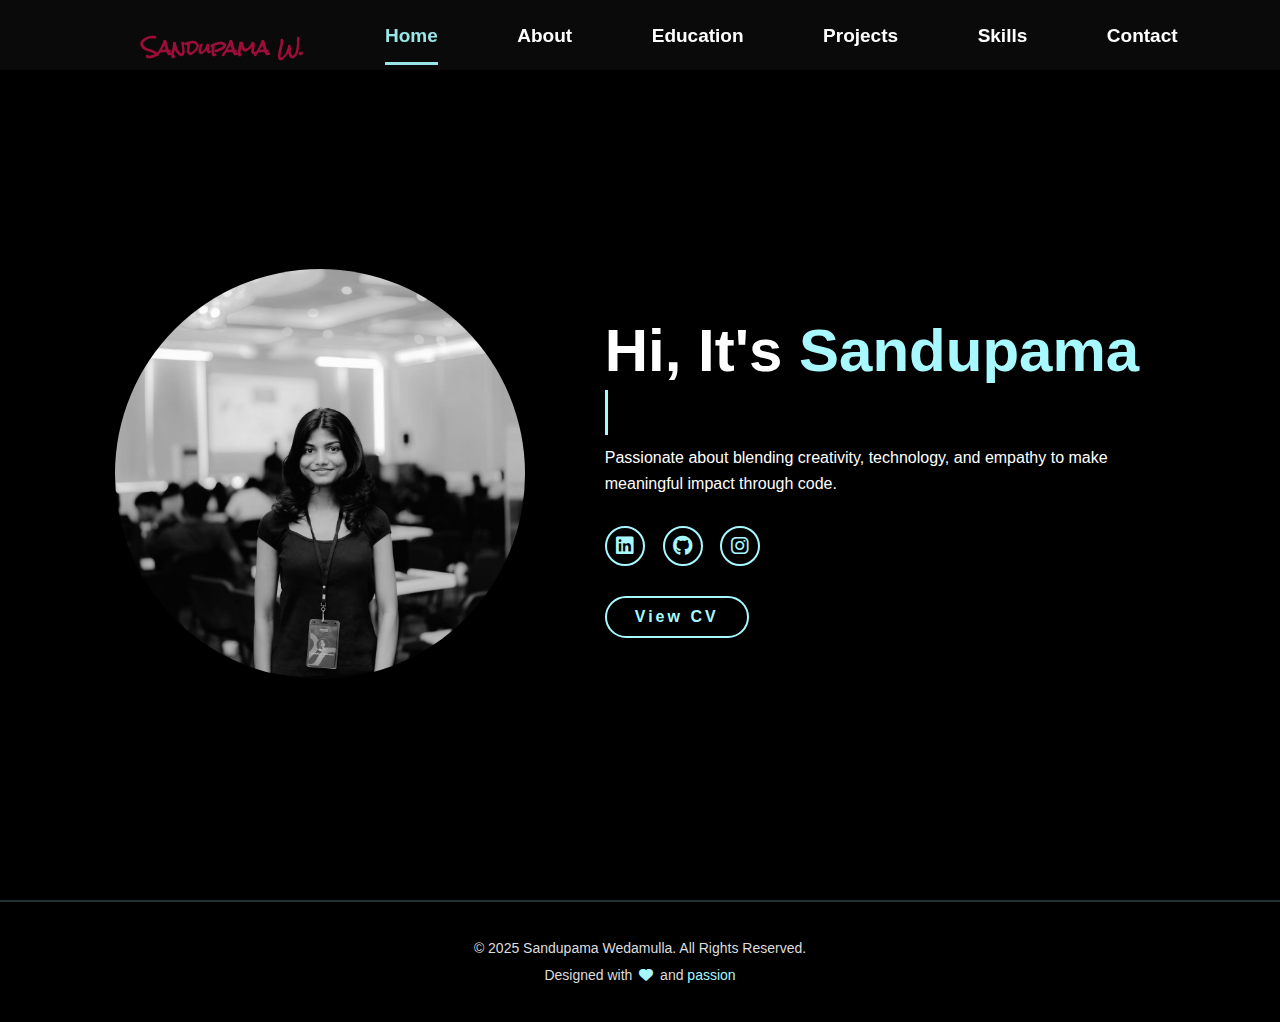
<file: index.html>
<!DOCTYPE html>
<html lang="en">

<head>
  <meta charset="UTF-8">
  <meta name="viewport" content="width=device-width, initial-scale=1.0">
  <link rel="stylesheet" href="https://cdnjs.cloudflare.com/ajax/libs/font-awesome/6.5.2/css/all.min.css">
  <link href='https://unpkg.com/boxicons@2.1.4/css/boxicons.min.css' rel='stylesheet'>

  <link rel="preconnect" href="https://fonts.googleapis.com">
  <link rel="preconnect" href="https://fonts.gstatic.com" crossorigin>
  <link href="https://fonts.googleapis.com/css2?family=Rock+Salt&display=swap" rel="stylesheet">

  <link href="https://fonts.googleapis.com/css2?family=BBH+Sans+Bogle&display=swap" rel="stylesheet">

  <link rel="stylesheet" href="styles.css">
  <title>Sandupama - Portfolio</title>
</head>

<body>

  <header>

    <nav class="nav">
      <a href="index.html" class="logo">Sandupama W.</a>
      <a href="index.html" class="nav-name active">Home</a>
      <a href="about.html" class="nav-name">About</a>
      <a href="education.html" class="nav-name">Education</a>
      <a href="projects&blogs.html" class="nav-name">Projects</a>
      <a href="skills.html" class="nav-name">Skills</a>
      <a href="contact.html" class="nav-name">Contact</a>
    </nav>
  </header>

  <!-- Home Section -->
  <section class="home" id="home">
    <div class="home-img">
      <img src="profile_pic.jpg" alt="Profile Photo">
    </div>
    <div class="home-content">
      <h1>Hi, It's <span>Sandupama</span></h1>
      <h3 class="typing-text">Computer Science Undergraduate...</h3>
      <p>Passionate about blending creativity, technology, and empathy to make meaningful impact through code.</p>

      <div class="social-icons">
        <a data-platform="linkedin"
          href="https://www.linkedin.com/in/sandupama-wedamulla?utm_source=share&utm_campaign=share_via&utm_content=profile&utm_medium=ios_app"
          target="_blank">
          <i class="fa-brands fa-linkedin"></i>
        </a>

        <a data-platform="github" href="https://github.com/w2120257" target="_blank">
          <i class="fa-brands fa-github"></i>
        </a>

        <a data-platform="instagram" href="https://www.instagram.com/sandupama_._?igsh=MWJpZ204ZmFqMDgyNQ%3D%3D&utm_source=qr" target="_blank">
          <i class="fa-brands fa-instagram"></i>
        </a>
      </div>


      <a href="https://drive.google.com/drive/folders/1GS-dYRZXzsVhb8Y3PP48bvH5Je3sJYnt" target="_blank" class="btn">
        View CV
      </a>

    </div>
  </section>

  <!--Footer -->
  <footer class="footer">
    <div class="footer-content">
      <p>&copy; 2025 Sandupama Wedamulla. All Rights Reserved.</p>
      <p>Designed with <i class="fas fa-heart"></i> and <span>passion</span></p>
    </div>
  </footer>

</body>

</html>
</file>
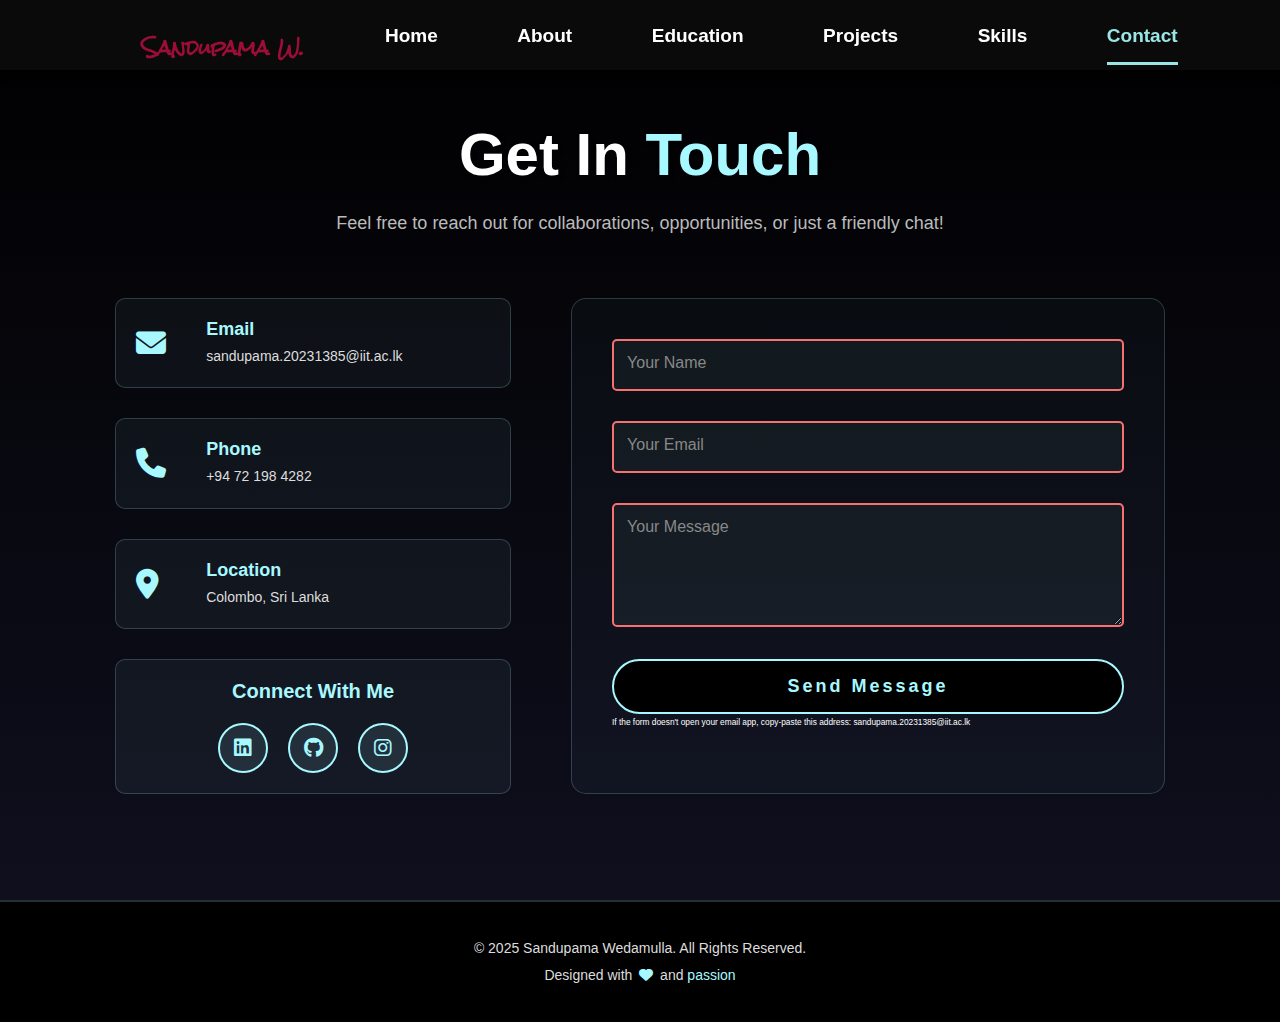
<file: contact.html>
<!DOCTYPE html>
<html lang="en">

<head>
  <meta charset="UTF-8">
  <meta name="viewport" content="width=device-width, initial-scale=1.0">
  <link rel="stylesheet" href="https://cdnjs.cloudflare.com/ajax/libs/font-awesome/6.5.2/css/all.min.css">
  <link href='https://unpkg.com/boxicons@2.1.4/css/boxicons.min.css' rel='stylesheet'>

  <link rel="preconnect" href="https://fonts.googleapis.com">
  <link rel="preconnect" href="https://fonts.gstatic.com" crossorigin>
  <link href="https://fonts.googleapis.com/css2?family=Rock+Salt&display=swap" rel="stylesheet">

  <link href="https://fonts.googleapis.com/css2?family=BBH+Sans+Bogle&display=swap" rel="stylesheet">

  <link rel="stylesheet" href="styles.css">
  <title>Sandupama - Portfolio</title>
</head>

<body>

  <header>

    <nav class="nav">
      <a href="index.html" class="logo">Sandupama W.</a>
      <a href="index.html" class="nav-name">Home</a>
      <a href="about.html" class="nav-name">About</a>
      <a href="education.html" class="nav-name">Education</a>
      <a href="projects&blogs.html" class="nav-name">Projects</a>
      <a href="skills.html" class="nav-name">Skills</a>
      <a href="contact.html" class="nav-name active">Contact</a>
    </nav>
  </header>

  <!-- Contact Section -->
  <section class="contact" id="contact">
    <h2 class="heading">Get In <span>Touch</span></h2>
    <p class="section-description">Feel free to reach out for collaborations, opportunities, or just a friendly chat!
    </p>

    <div class="contact-container">
      <div class="contact-info">
        <div class="info-box">
          <i class="fas fa-envelope"></i>
          <div>
            <h3>Email</h3>
            <p>sandupama.20231385@iit.ac.lk</p>
          </div>
        </div>

        <div class="info-box">
          <i class="fas fa-phone"></i>
          <div>
            <h3>Phone</h3>
            <p>+94 72 198 4282</p>
          </div>
        </div>

        <div class="info-box">
          <i class="fas fa-map-marker-alt"></i>
          <div>
            <h3>Location</h3>
            <p>Colombo, Sri Lanka</p>
          </div>
        </div>

        <div class="contact-social">
          <h3>Connect With Me</h3>
          <div class="social-links">
            <a href="https://www.linkedin.com/in/sandupama-wedamulla?utm_source=share&utm_campaign=share_via&utm_content=profile&utm_medium=ios_app"
              target="_blank">
              <i class="fab fa-linkedin"></i>
            </a>
            <a href="https://github.com/w2120257" target="_blank">
              <i class="fab fa-github"></i>
            </a>
            <a href="https://www.instagram.com/sandupama_._?igsh=MWJpZ204ZmFqMDgyNQ%3D%3D&utm_source=qr"
              target="_blank">
              <i class="fab fa-instagram"></i>
            </a>
          </div>
        </div>
      </div>

      <div class="contact-form">
        <form action="https://formspree.io/f/YOUR_ID" method="POST">
          <div class="input-group">
            <input type="text" name="name" id="name" required>
            <label for="name">Your Name</label>
          </div>
          <div class="input-group">
            <input type="email" name="email" id="email" required>
            <label for="email">Your Email</label>
          </div>
          <div class="input-group">
            <textarea name="message" id="message" rows="5" required></textarea>
            <label for="message">Your Message</label>
          </div>
          <div class="button-group">
            <button type="submit" class="btn submit-btn">Send Message</button>
          </div>
        </form>
        <p class="fallback-note"><small>If the form doesn't open your email app, copy-paste this address:
            sandupama.20231385@iit.ac.lk</small></p>
      </div>

    </div>
  </section>

  <!-- Footer -->
  <footer class="footer">
    <div class="footer-content">
      <p>&copy; 2025 Sandupama Wedamulla. All Rights Reserved.</p>
      <p>Designed with <i class="fas fa-heart"></i> and <span>passion</span></p>
    </div>
  </footer>

</body>

</html>
</file>
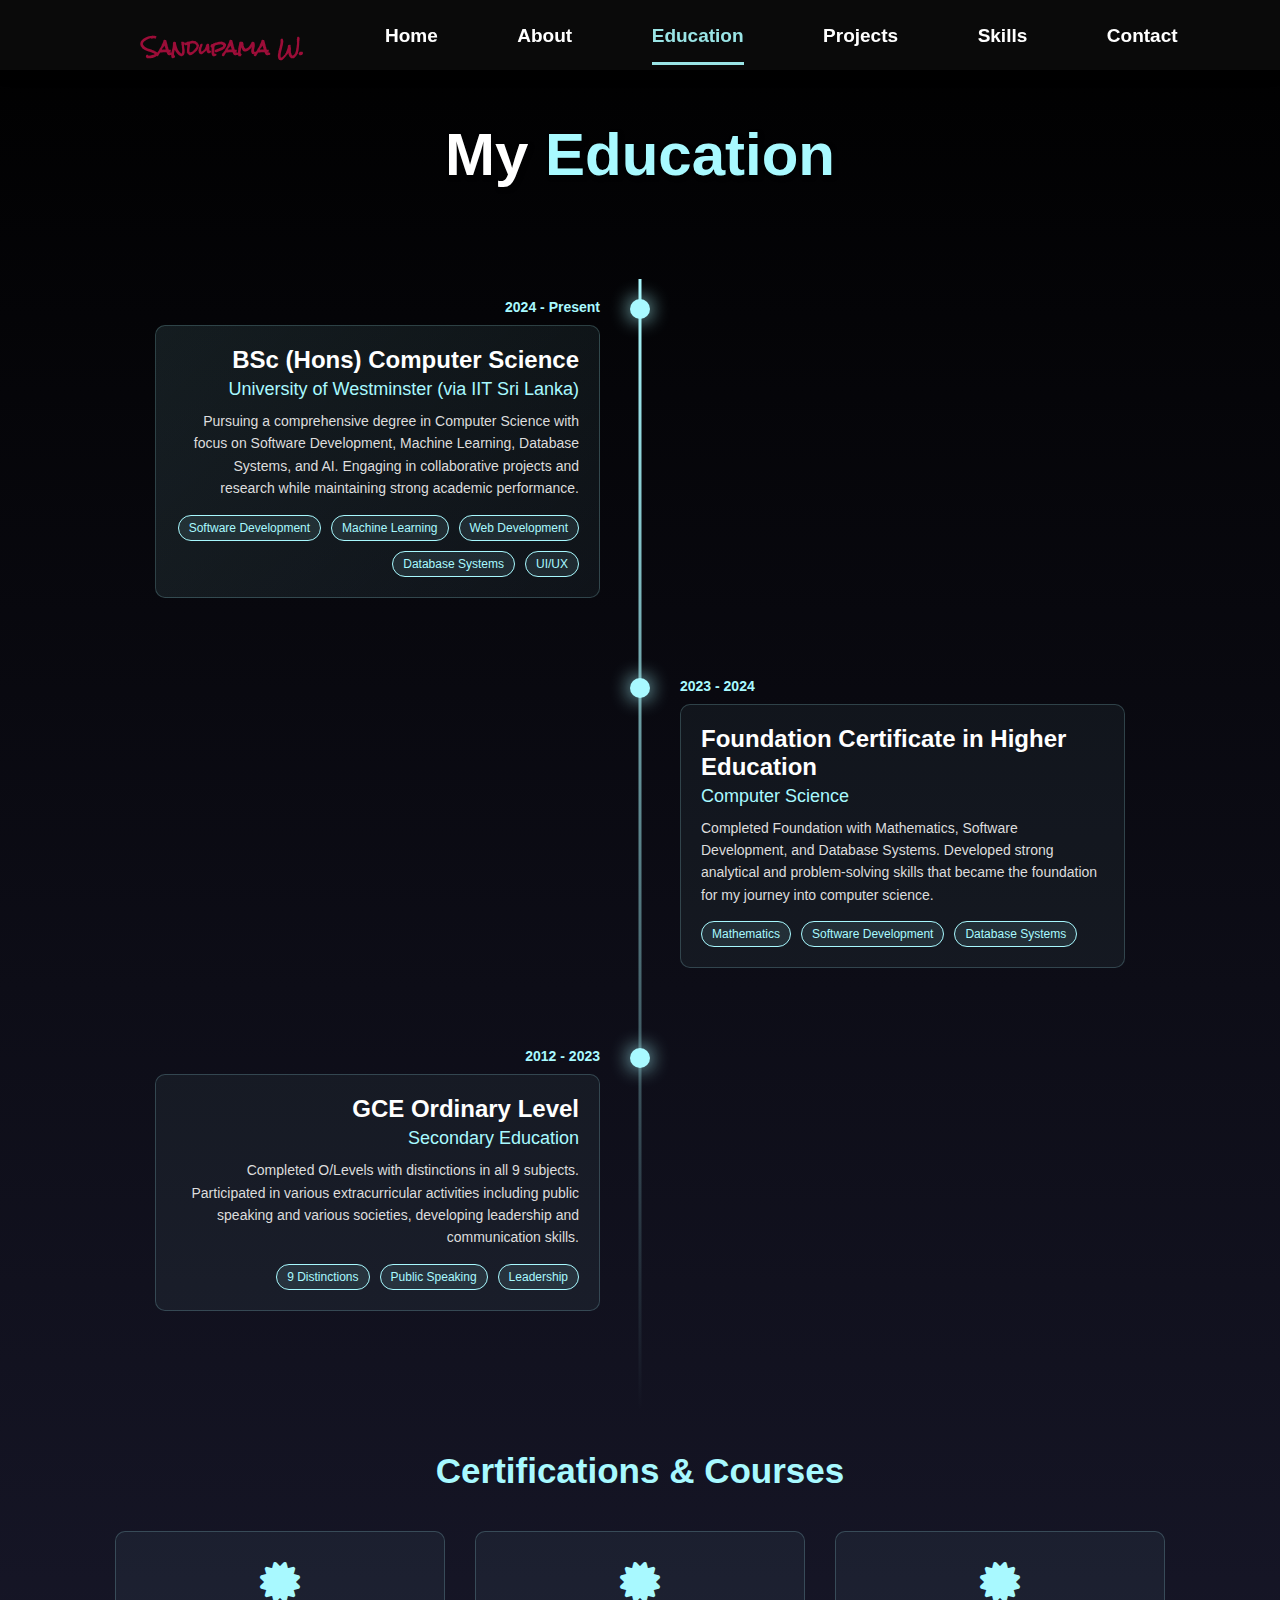
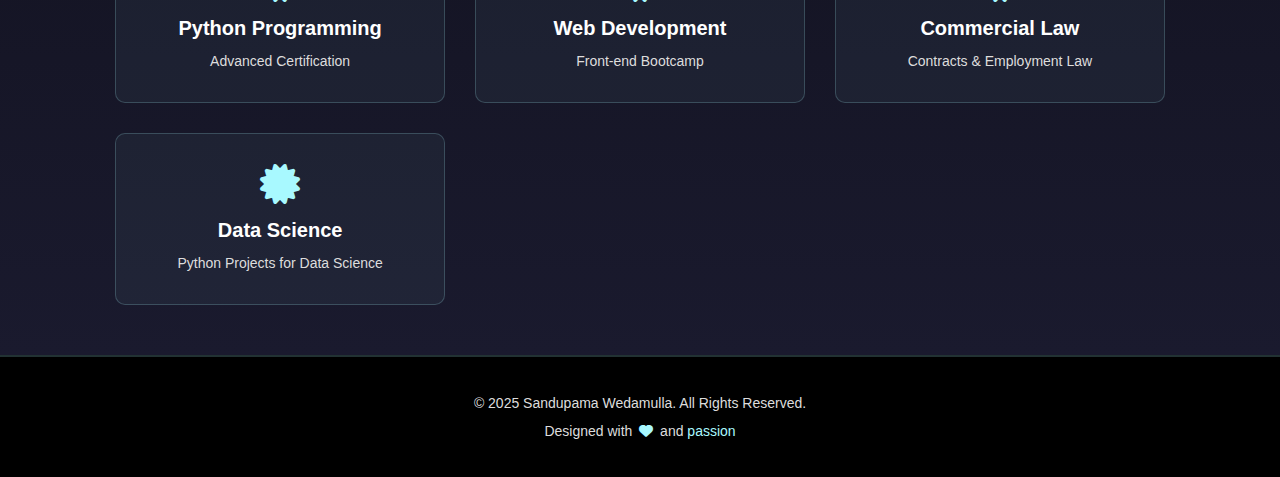
<file: education.html>
<!DOCTYPE html>
<html lang="en">
<head>
  <meta charset="UTF-8">
  <meta name="viewport" content="width=device-width, initial-scale=1.0">
  <link rel="stylesheet" href="https://cdnjs.cloudflare.com/ajax/libs/font-awesome/6.5.2/css/all.min.css">
  <link href='https://unpkg.com/boxicons@2.1.4/css/boxicons.min.css' rel='stylesheet'>

  <link rel="preconnect" href="https://fonts.googleapis.com">
  <link rel="preconnect" href="https://fonts.gstatic.com" crossorigin>
  <link href="https://fonts.googleapis.com/css2?family=Rock+Salt&display=swap" rel="stylesheet">

  <link href="https://fonts.googleapis.com/css2?family=BBH+Sans+Bogle&display=swap" rel="stylesheet">

  <link rel="stylesheet" href="styles.css">
  <title>Sandupama - Portfolio</title>
</head>
<body>
  <header>

    <nav class="nav">
        <a href="index.html" class="logo">Sandupama W.</a>
        <a href="index.html" class="nav-name">Home</a>
        <a href="about.html" class="nav-name">About</a>
        <a href="education.html" class="nav-name active">Education</a>
        <a href="projects&blogs.html" class="nav-name">Projects</a>
        <a href="skills.html" class="nav-name">Skills</a>
        <a href="contact.html" class="nav-name">Contact</a>
    </nav>
  </header>

  <!--Education Section-->
  <section class="education" id="education">
  <h2 class="heading">My <span>Education</span></h2>
  
  <div class="timeline">
    <div class="timeline-item">
      <div class="timeline-dot"></div>
      <div class="timeline-date">2024 - Present</div>
      <div class="timeline-content">
        <h3>BSc (Hons) Computer Science</h3>
        <h4>University of Westminster (via IIT Sri Lanka)</h4>
        <p>Pursuing a comprehensive degree in Computer Science with focus on Software Development, Machine Learning, Database Systems, and AI. Engaging in collaborative projects and research while maintaining strong academic performance.</p>
        <div class="education-tags">
          <span class="tag">Software Development</span>
          <span class="tag">Machine Learning</span>
          <span class="tag">Web Development</span>
          <span class="tag">Database Systems</span>
          <span class="tag">UI/UX</span>
        </div>
      </div>
    </div>

    <div class="timeline-item">
      <div class="timeline-dot"></div>
      <div class="timeline-date">2023 - 2024</div>
      <div class="timeline-content">
        <h3>Foundation Certificate in Higher Education</h3>
        <h4>Computer Science</h4>
        <p>Completed Foundation with Mathematics, Software Development, and Database Systems. Developed strong analytical and problem-solving skills that became the foundation for my journey into computer science.</p>
        <div class="education-tags">
          <span class="tag">Mathematics</span>
          <span class="tag">Software Development</span>
          <span class="tag">Database Systems</span>
        </div>
      </div>
    </div>

    <div class="timeline-item">
      <div class="timeline-dot"></div>
      <div class="timeline-date">2012 - 2023</div>
      <div class="timeline-content">
        <h3>GCE Ordinary Level</h3>
        <h4>Secondary Education</h4>
        <p>Completed O/Levels with distinctions in all 9 subjects. Participated in various extracurricular activities including public speaking and various societies, developing leadership and communication skills.</p>
        <div class="education-tags">
          <span class="tag">9 Distinctions</span>
          <span class="tag">Public Speaking</span>
          <span class="tag">Leadership</span>
        </div>
      </div>
    </div>
  </div>

  <!--Certifications-->
    <div class="certifications">
    <h3>Certifications & Courses</h3>
    <div class="cert-grid">
      
        <a href="https://www.coursera.org/account/accomplishments/verify/PVTHDFBJCY32" 
          target="_blank" 
          class="cert-card">
          <i class="fas fa-certificate"></i>
          <h4>Python Programming</h4>
          <p>Advanced Certification</p>
        </a>
      <a href="https://www.coursera.org/account/accomplishments/verify/3UQXFHS6C6BD" 
          target="_blank" 
          class="cert-card">
          <i class="fas fa-certificate"></i>
          <h4>Web Development</h4>
          <p>Front-end Bootcamp</p>
        </a>
      <a href="https://www.coursera.org/account/accomplishments/verify/3WGPIPFIEB7L" 
          target="_blank" 
          class="cert-card">
          <i class="fas fa-certificate"></i>
          <h4>Commercial Law</h4>
          <p>Contracts & Employment Law</p>
        </a>
      <a href="https://www.coursera.org/account/accomplishments/verify/GV7WYR4NPYYP" 
          target="_blank" 
          class="cert-card">
          <i class="fas fa-certificate"></i>
          <h4>Data Science</h4>
          <p>Python Projects for Data Science</p>
        </a>
    </div>
    </div>
  </section>

  <!-- Footer -->
  <footer class="footer">
    <div class="footer-content">
      <p>&copy; 2025 Sandupama Wedamulla. All Rights Reserved.</p>
      <p>Designed with <i class="fas fa-heart"></i> and <span>passion</span></p>
    </div>
  </footer>
  
</body>
</html>
</file>
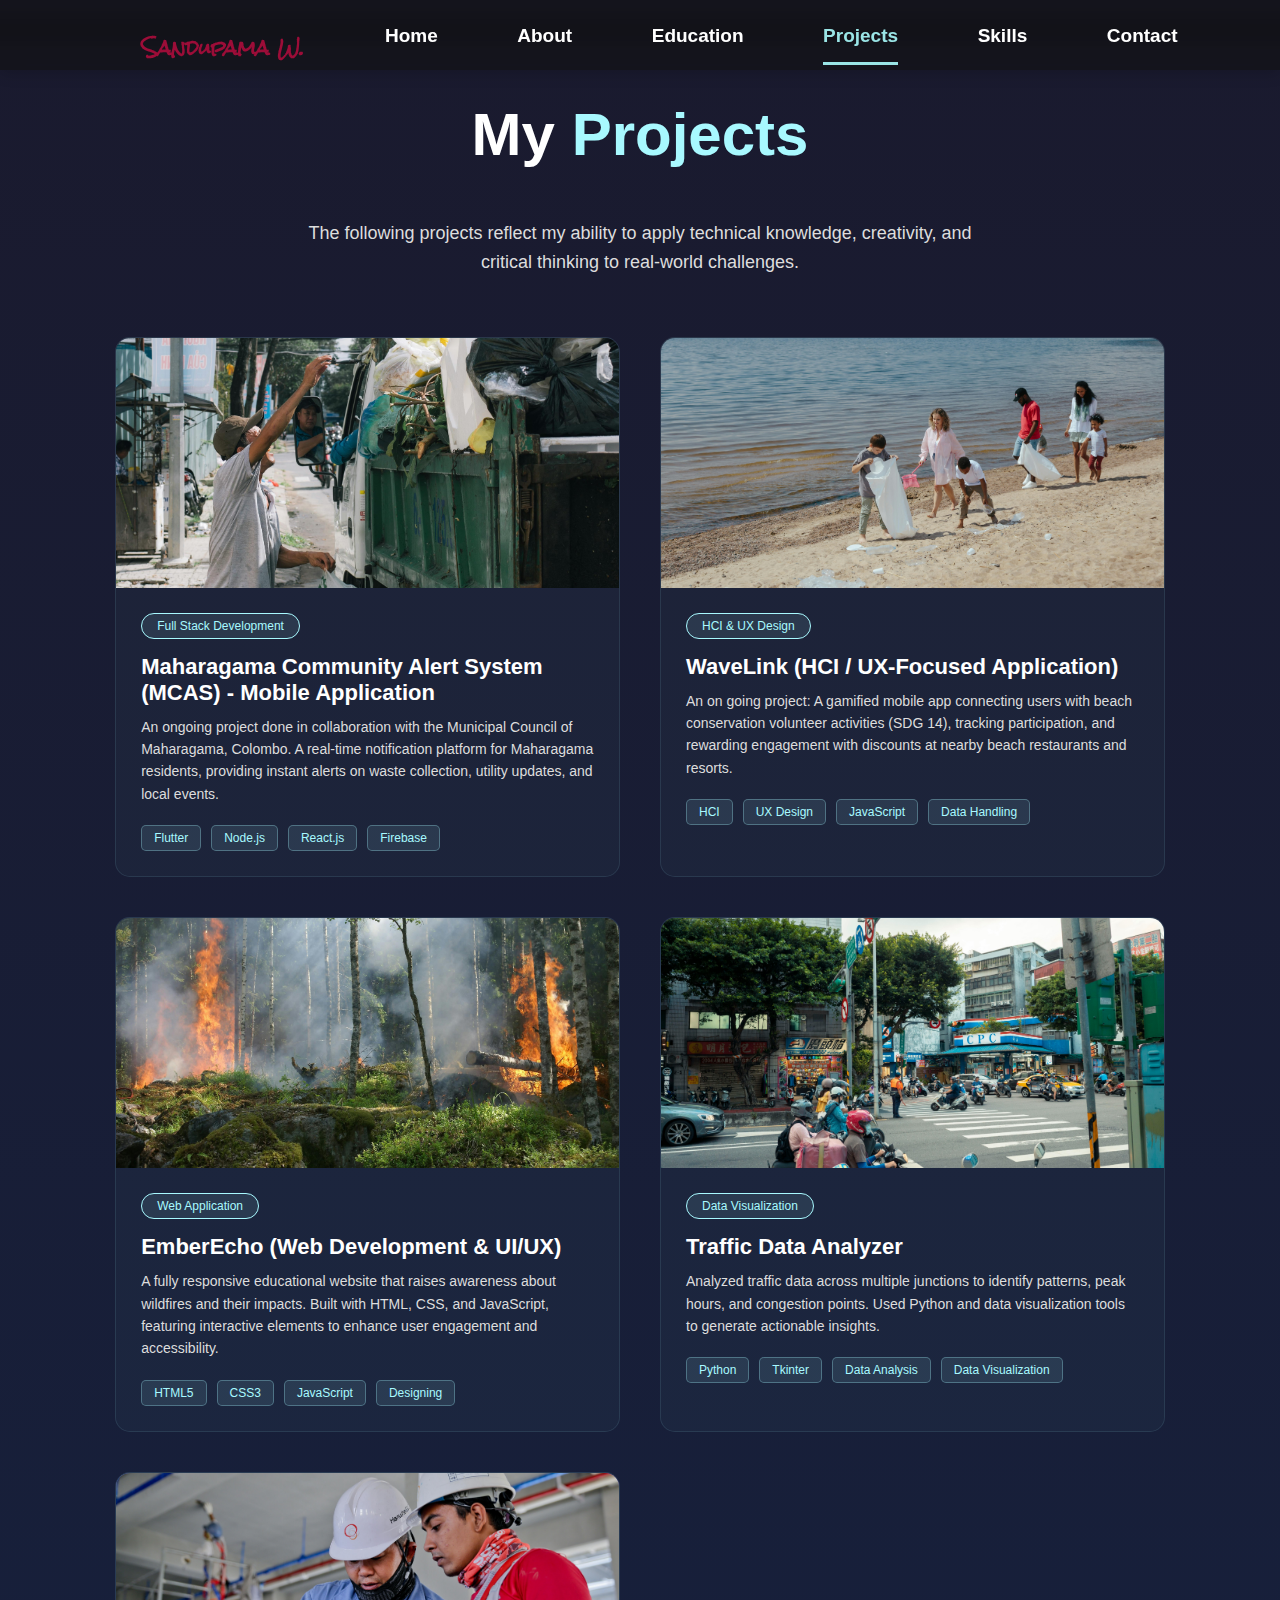
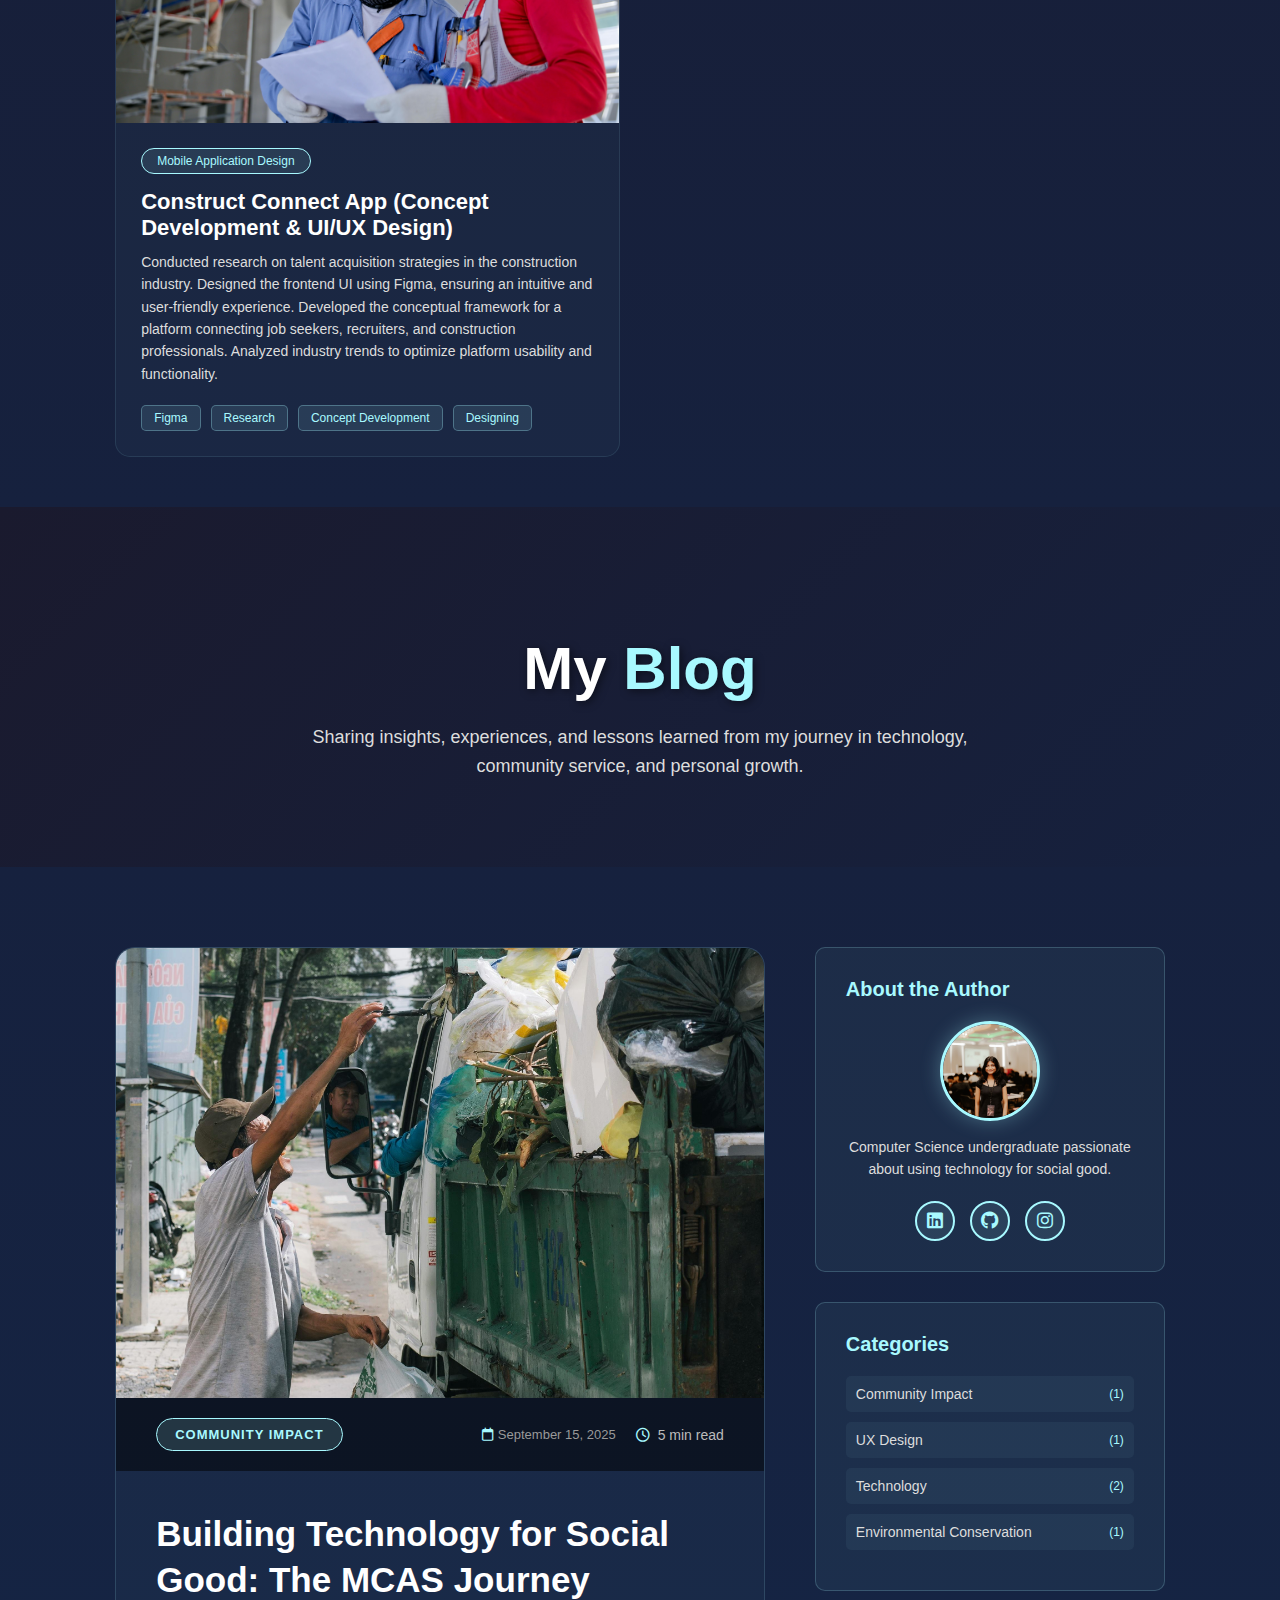
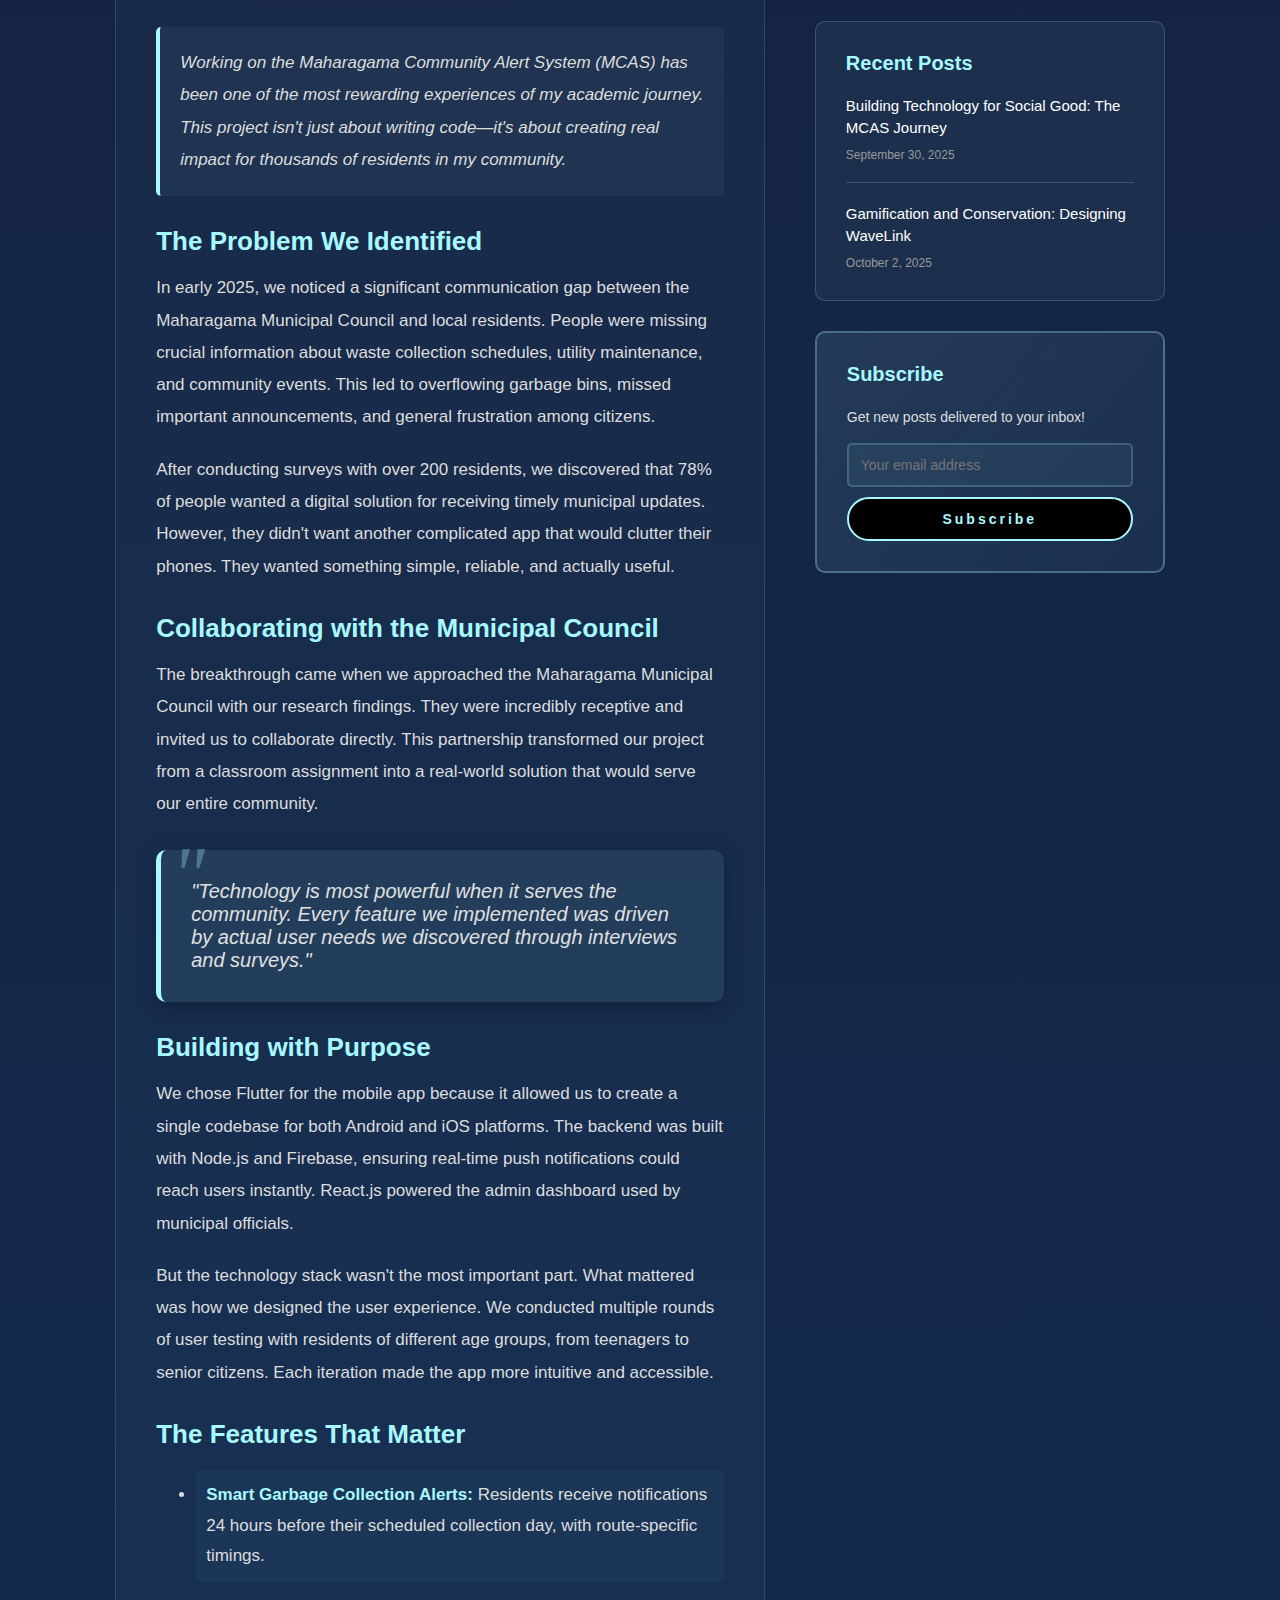
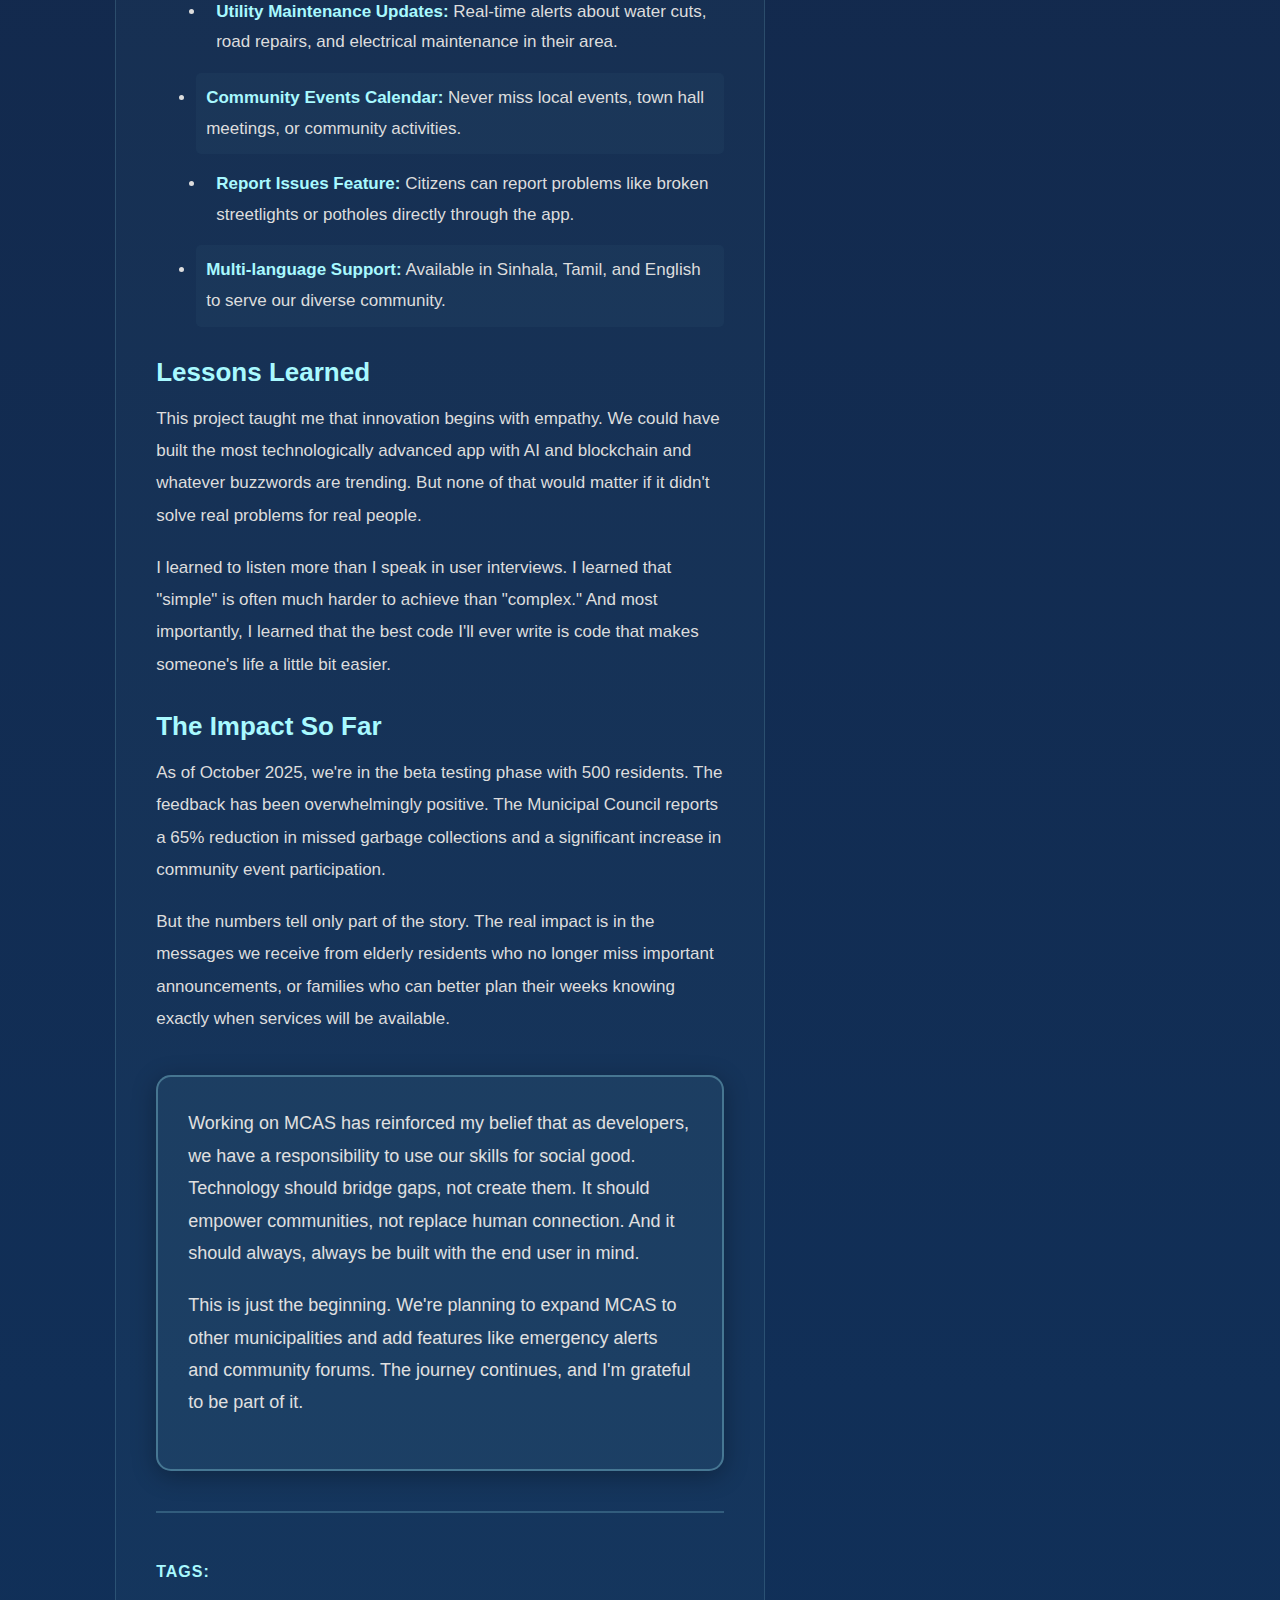
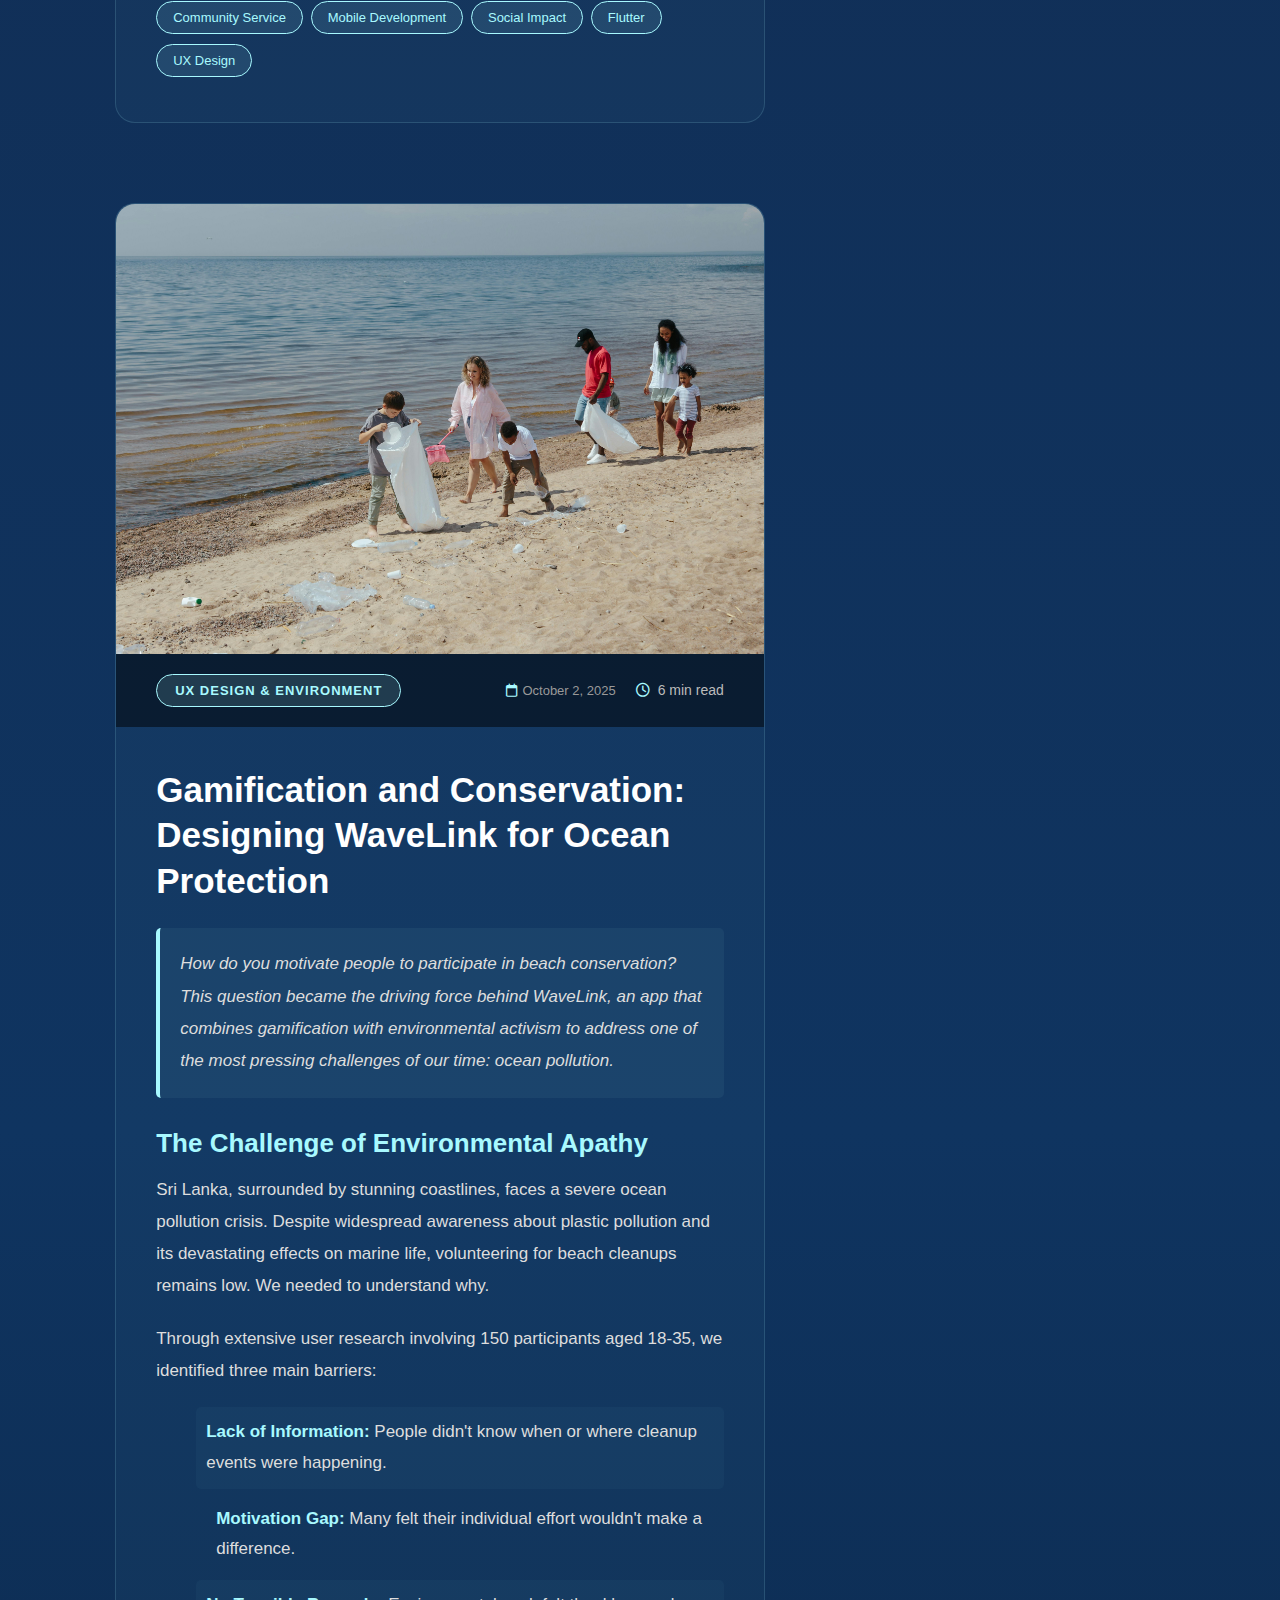
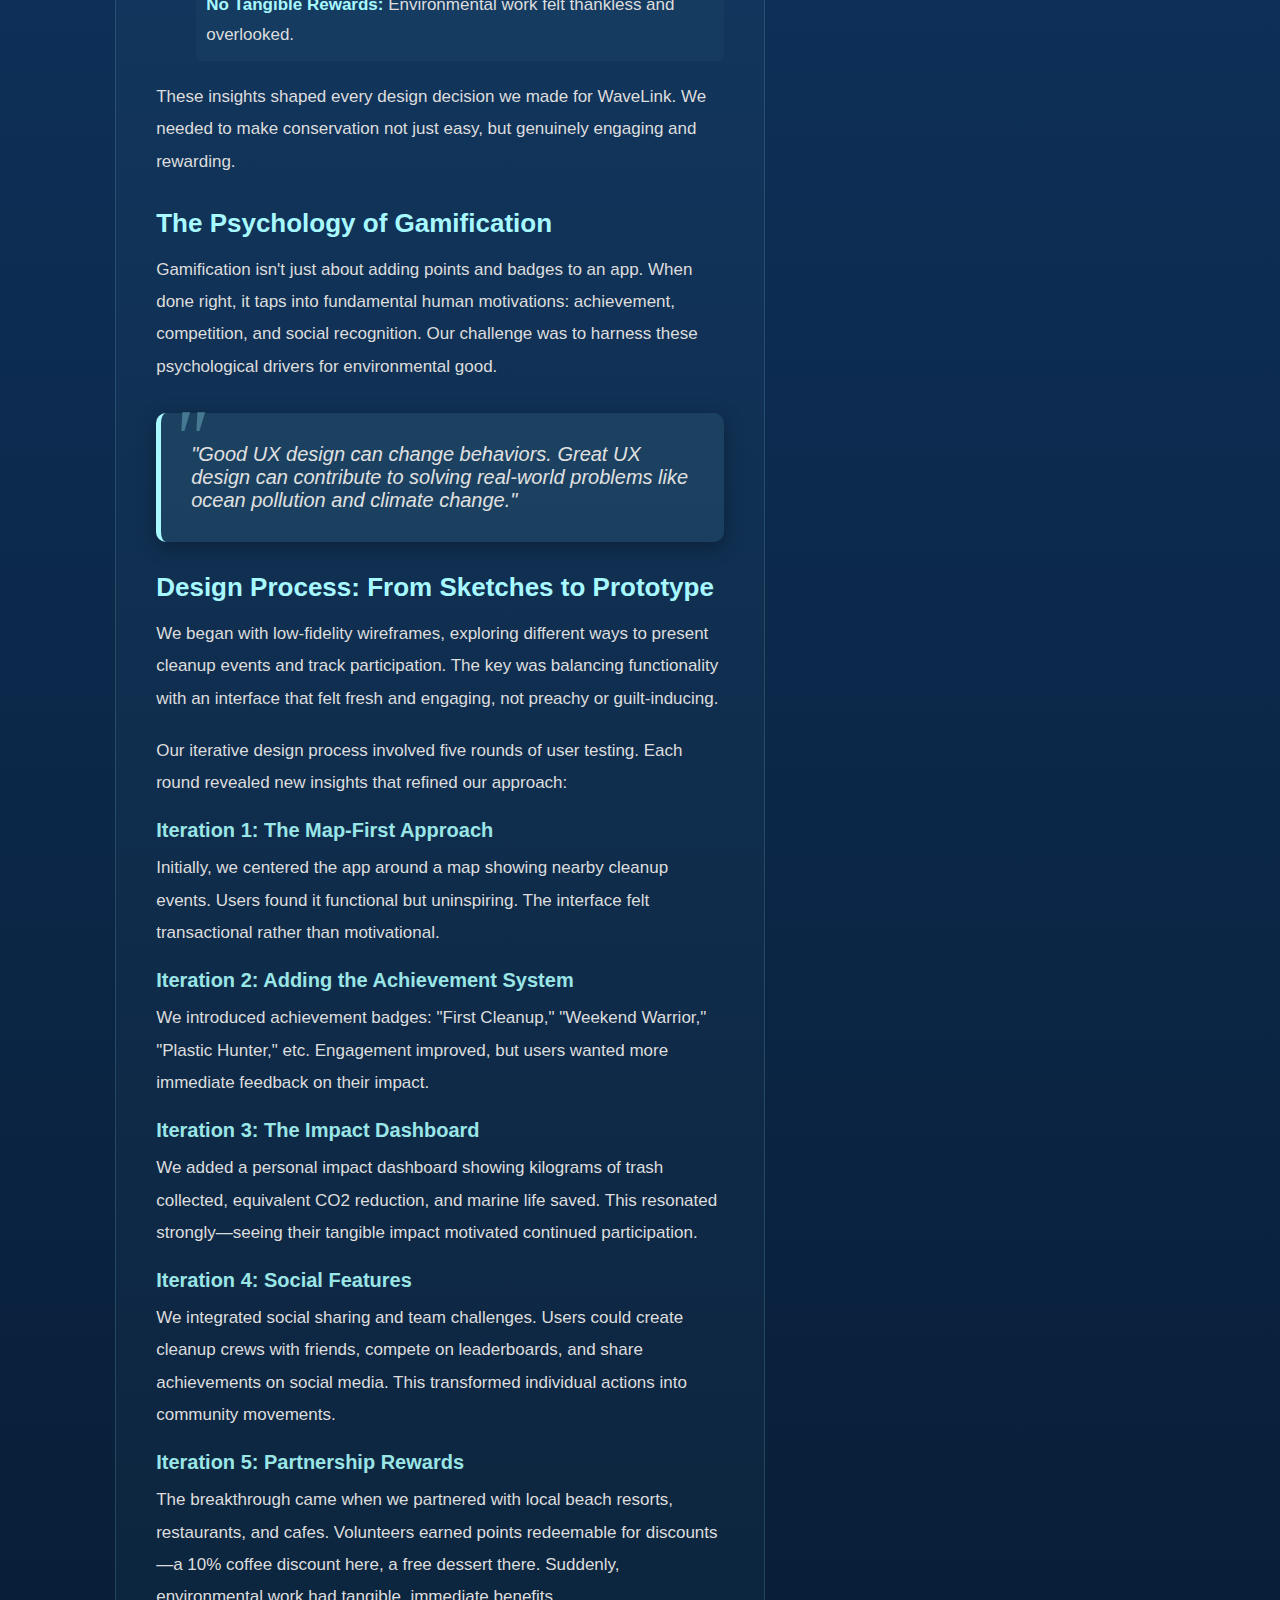
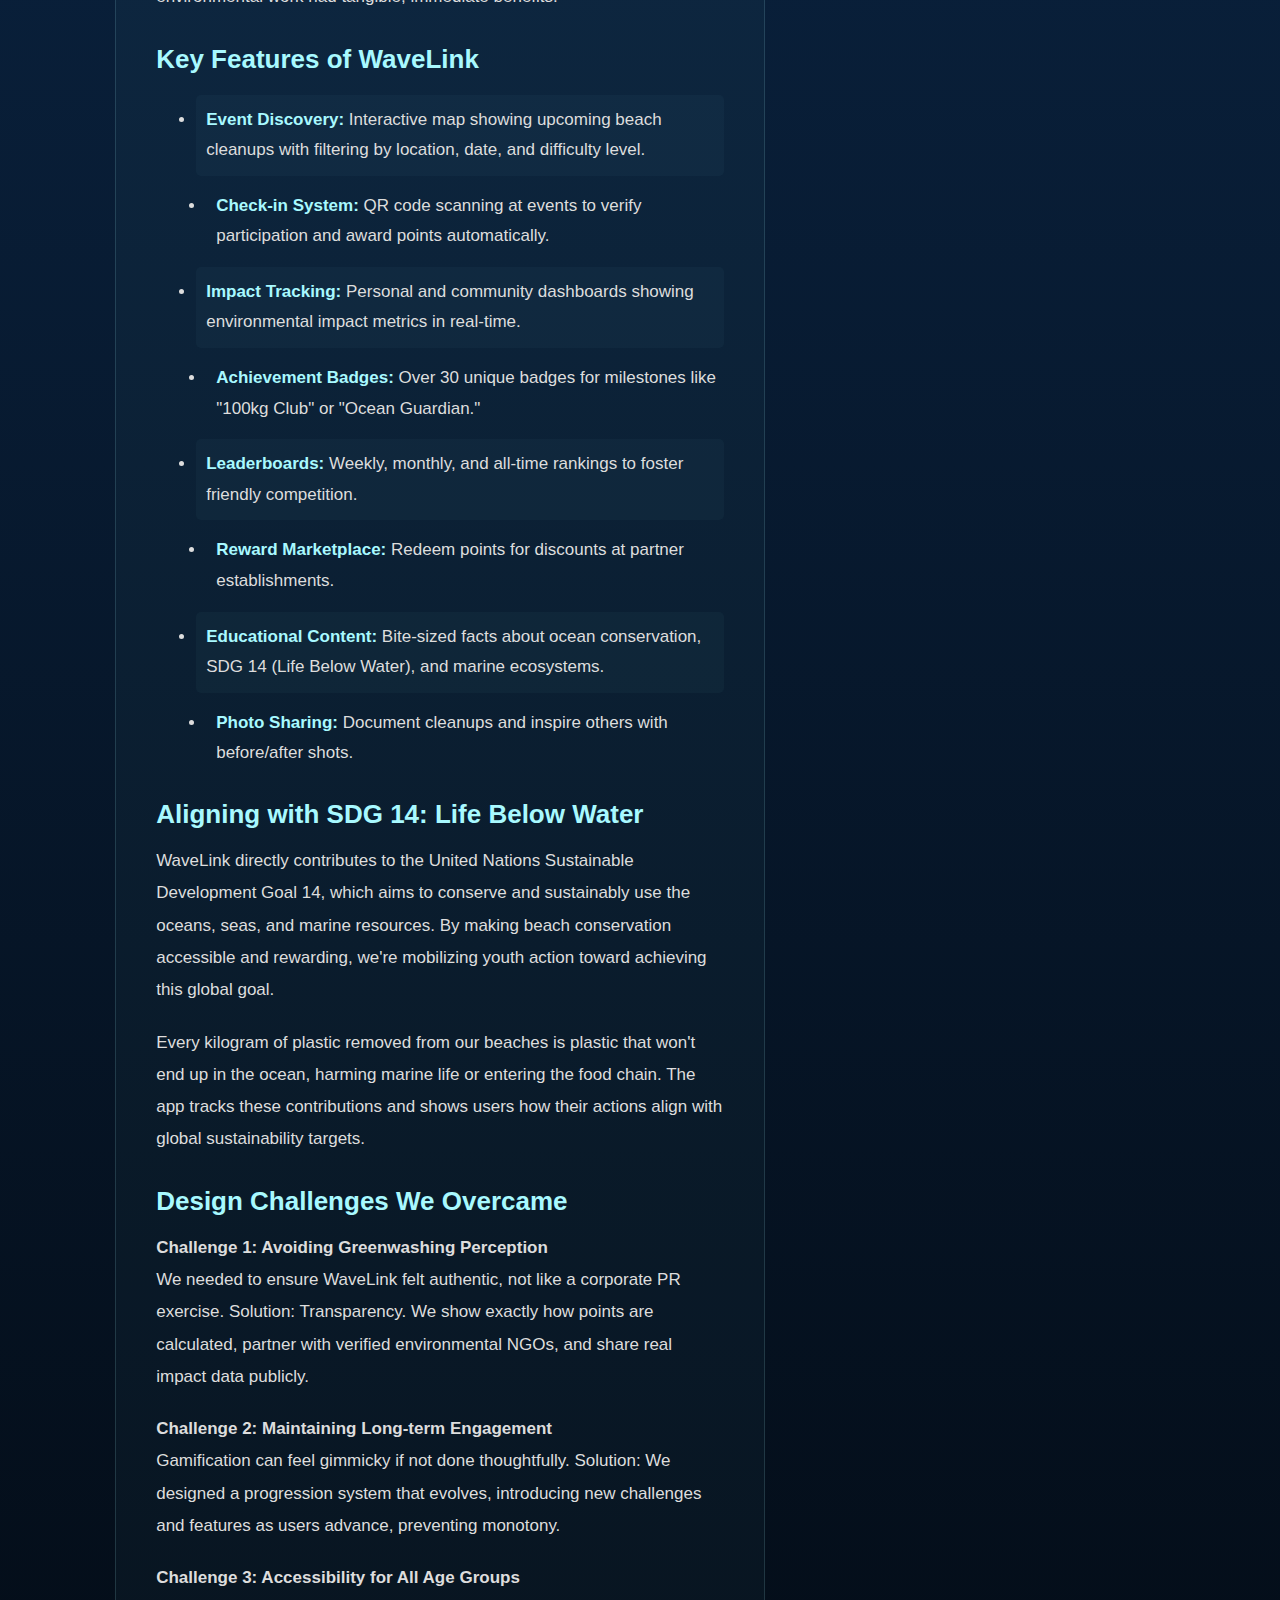
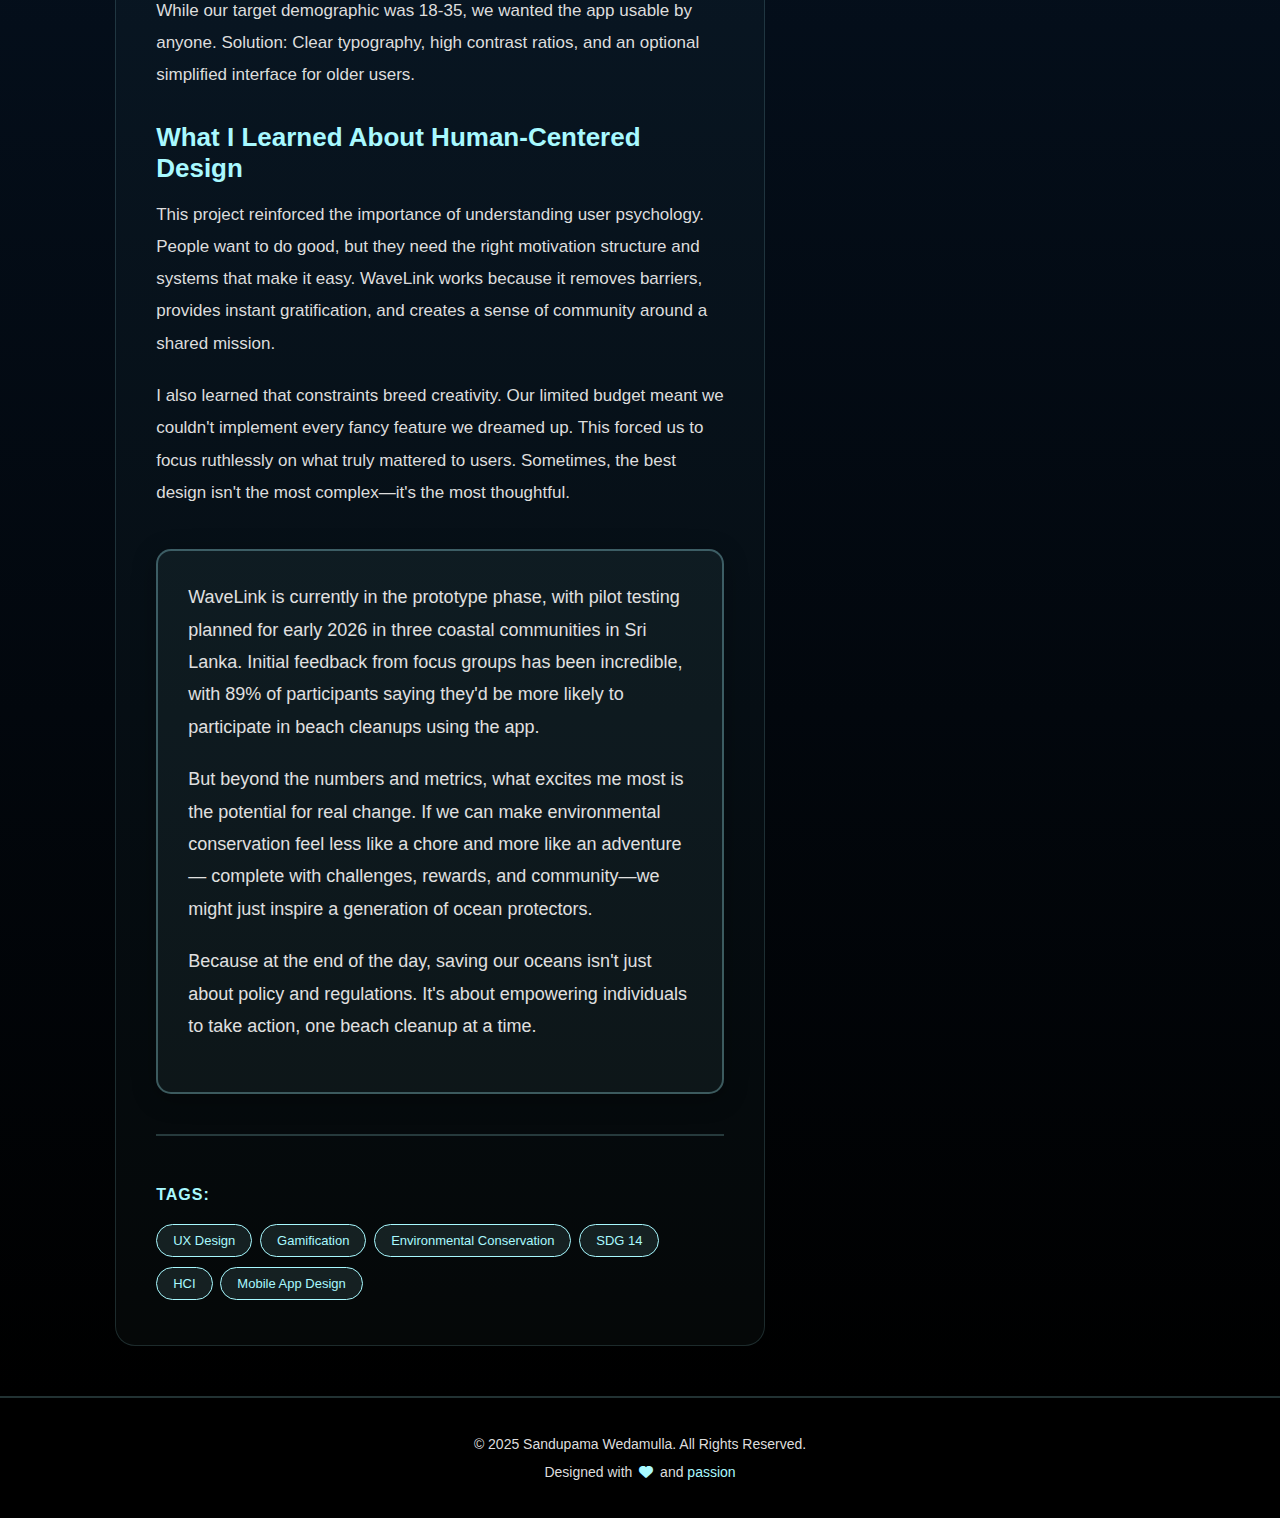
<file: projects&blogs.html>
<!DOCTYPE html>
<html lang="en">

<head>
  <meta charset="UTF-8">
  <meta name="viewport" content="width=device-width, initial-scale=1.0">
  <link rel="stylesheet" href="https://cdnjs.cloudflare.com/ajax/libs/font-awesome/6.5.2/css/all.min.css">
  <link href='https://unpkg.com/boxicons@2.1.4/css/boxicons.min.css' rel='stylesheet'>

  <link rel="preconnect" href="https://fonts.googleapis.com">
  <link rel="preconnect" href="https://fonts.gstatic.com" crossorigin>
  <link href="https://fonts.googleapis.com/css2?family=Rock+Salt&display=swap" rel="stylesheet">

  <link href="https://fonts.googleapis.com/css2?family=BBH+Sans+Bogle&display=swap" rel="stylesheet">

  <link rel="stylesheet" href="styles.css">
  <title>Sandupama - Portfolio</title>
</head>

<body>

  <header>

    <nav class="nav">
      <a href="index.html" class="logo">Sandupama W.</a>
      <a href="index.html" class="nav-name">Home</a>
      <a href="about.html" class="nav-name">About</a>
      <a href="education.html" class="nav-name">Education</a>
      <a href="projects&blogs.html" class="nav-name active">Projects</a>
      <a href="skills.html" class="nav-name">Skills</a>
      <a href="contact.html" class="nav-name">Contact</a>
    </nav>
  </header>

  <!-- Projects Section -->
  <section class="projects" id="projects">
    <h2 class="projects-heading">My <span>Projects</span></h2>
    <p class="section-description">The following projects reflect my ability to apply technical knowledge, creativity,
      and critical thinking to real-world challenges.</p>

    <div class="projects-grid">
      <!-- Project 1 -->
      <div class="project-card">
        <div class="project-image">
          <img src="garbage.jpg" alt="Garbage collecting image">
         <div class="project-overlay">
            <a href="https://github.com/w2120257/MCAS.git" target="_blank" class="project-link"><i class="fab fa-github"></i></a>
          </div>
        </div>
        <div class="project-info">
          <div class="project-category">Full Stack Development</div>
          <h3>Maharagama Community Alert System (MCAS) - Mobile Application</h3>
          <p>An ongoing project done in collaboration with the Municipal Council of Maharagama, Colombo. A real-time
            notification platform for Maharagama residents, providing instant alerts on waste collection, utility
            updates, and local events.</p>
          <div class="project-tech">
            <span>Flutter </span>
            <span>Node.js</span>
            <span>React.js</span>
            <span>Firebase</span>
          </div>
        </div>
      </div>

      <!-- Project 2 -->
      <div class="project-card">
        <div class="project-image">
          <img src="beach_cleanup.jpg" alt="Beach cleanup activity">
          <div class="project-overlay">
            <a href="https://github.com/w2120257/WaveLink.git" target="_blank" class="project-link"><i class="fab fa-github"></i></a>
          </div>
        </div>
        <div class="project-info">
          <div class="project-category">HCI & UX Design</div>
          <h3>WaveLink (HCI / UX-Focused Application)</h3>
          <p>An on going project: A gamified mobile app connecting users with beach conservation volunteer activities
            (SDG 14), tracking participation, and rewarding engagement with discounts at nearby beach restaurants and
            resorts.</p>
          <div class="project-tech">
            <span>HCI</span>
            <span>UX Design</span>
            <span>JavaScript</span>
            <span>Data Handling</span>
          </div>
        </div>
      </div>

      <!-- Project 3 -->
      <div class="project-card">
        <div class="project-image">
          <img src="wildfire.jpg" alt="Wild fire image">
          <div class="project-overlay">
            <a href="https://github.com/w2120257/EmberEcho.git" target="_blank" class="project-link"><i class="fab fa-github"></i></a>
          </div>
        </div>
        <div class="project-info">
          <div class="project-category">Web Application</div>
          <h3>EmberEcho (Web Development & UI/UX)</h3>
          <p>A fully responsive educational website that raises awareness about wildfires and their impacts. Built with
            HTML, CSS, and JavaScript, featuring interactive elements to enhance user engagement and accessibility.</p>
          <div class="project-tech">
            <span>HTML5</span>
            <span>CSS3</span>
            <span>JavaScript</span>
            <span>Designing</span>
          </div>
        </div>
      </div>

      <!-- Project 4 -->
      <div class="project-card">
        <div class="project-image">
          <img src="traffic.jpg" alt="Vehicles in a junction">
          <div class="project-overlay">
            <a href="https://github.com/w2120257/Traffic-Data-Analyser.git" target="_blank" class="project-link"><i class="fab fa-github"></i></a>
          </div>
        </div>
        <div class="project-info">
          <div class="project-category">Data Visualization</div>
          <h3>Traffic Data Analyzer</h3>
          <p>Analyzed traffic data across multiple junctions to identify patterns, peak hours, and congestion points.
            Used Python and data visualization tools to generate actionable insights.</p>
          <div class="project-tech">
            <span>Python</span>
            <span>Tkinter</span>
            <span>Data Analysis</span>
            <span>Data Visualization</span>
          </div>
        </div>
      </div>

      <!-- Project 5 -->
      <div class="project-card">
        <div class="project-image">
          <img src="construct.jpg" alt="People in a construction site">
        </div>
        <div class="project-info">
          <div class="project-category">Mobile Application Design</div>
          <h3>Construct Connect App (Concept Development & UI/UX Design)</h3>
          <p>Conducted research on talent acquisition strategies in the construction industry. Designed the frontend UI
            using Figma, ensuring an intuitive and user-friendly experience.
            Developed the conceptual framework for a platform connecting job seekers, recruiters, and construction
            professionals.
            Analyzed industry trends to optimize platform usability and functionality.</p>
          <div class="project-tech">
            <span>Figma</span>
            <span>Research</span>
            <span>Concept Development</span>
            <span>Designing</span>
          </div>
        </div>
      </div>
     
    </div>
  </section>

  <!-- Blog Header Section -->
  <section class="blog-header">
    <div class="blog-header-content">
      <h1>My <span>Blog</span></h1>
      <p>Sharing insights, experiences, and lessons learned from my journey in technology, community service, and
        personal growth.</p>
    </div>
  </section>

  <!-- Main Blog Section -->
  <section class="blog-main">
    <div class="blog-wrapper">

      <!-- Blog Post 1 -->
      <article class="blog-post-full">
        <div class="blog-post-header">
          <img src="garbage.jpg" alt="Garbage Collection Image" class="blog-featured-image">
          <div class="blog-post-meta">
            <span class="blog-category">Community Impact</span>
            <time datetime="2025-09-15" class="blog-date">
              <i class="far fa-calendar"></i> September 15, 2025
            </time>
            <span class="blog-read-time">
              <i class="far fa-clock"></i> 5 min read
            </span>
          </div>
        </div>

        <div class="blog-post-content">
          <h2>Building Technology for Social Good: The MCAS Journey</h2>

          <p class="blog-intro">
            Working on the Maharagama Community Alert System (MCAS) has been one of the most rewarding experiences
            of my academic journey. This project isn't just about writing code—it's about creating real impact
            for thousands of residents in my community.
          </p>

          <h3>The Problem We Identified</h3>
          <p>
            In early 2025, we noticed a significant communication gap between the Maharagama Municipal Council
            and local residents. People were missing crucial information about waste collection schedules,
            utility maintenance, and community events. This led to overflowing garbage bins, missed important
            announcements, and general frustration among citizens.
          </p>

          <p>
            After conducting surveys with over 200 residents, we discovered that 78% of people wanted a digital
            solution for receiving timely municipal updates. However, they didn't want another complicated app
            that would clutter their phones. They wanted something simple, reliable, and actually useful.
          </p>

          <h3>Collaborating with the Municipal Council</h3>
          <p>
            The breakthrough came when we approached the Maharagama Municipal Council with our research findings.
            They were incredibly receptive and invited us to collaborate directly. This partnership transformed
            our project from a classroom assignment into a real-world solution that would serve our entire community.
          </p>

          <blockquote class="blog-quote">
            "Technology is most powerful when it serves the community. Every feature we implemented was
            driven by actual user needs we discovered through interviews and surveys."
          </blockquote>

          <h3>Building with Purpose</h3>
          <p>
            We chose Flutter for the mobile app because it allowed us to create a single codebase for both
            Android and iOS platforms. The backend was built with Node.js and Firebase, ensuring real-time
            push notifications could reach users instantly. React.js powered the admin dashboard used by
            municipal officials.
          </p>

          <p>
            But the technology stack wasn't the most important part. What mattered was how we designed the
            user experience. We conducted multiple rounds of user testing with residents of different age
            groups, from teenagers to senior citizens. Each iteration made the app more intuitive and accessible.
          </p>

          <h3>The Features That Matter</h3>
          <ul class="blog-list">
            <li><strong>Smart Garbage Collection Alerts:</strong> Residents receive notifications 24 hours
              before their scheduled collection day, with route-specific timings.</li>
            <li><strong>Utility Maintenance Updates:</strong> Real-time alerts about water cuts, road repairs,
              and electrical maintenance in their area.</li>
            <li><strong>Community Events Calendar:</strong> Never miss local events, town hall meetings, or
              community activities.</li>
            <li><strong>Report Issues Feature:</strong> Citizens can report problems like broken streetlights
              or potholes directly through the app.</li>
            <li><strong>Multi-language Support:</strong> Available in Sinhala, Tamil, and English to serve
              our diverse community.</li>
          </ul>

          <h3>Lessons Learned</h3>
          <p>
            This project taught me that innovation begins with empathy. We could have built the most
            technologically advanced app with AI and blockchain and whatever buzzwords are trending. But
            none of that would matter if it didn't solve real problems for real people.
          </p>

          <p>
            I learned to listen more than I speak in user interviews. I learned that "simple" is often much
            harder to achieve than "complex." And most importantly, I learned that the best code I'll ever
            write is code that makes someone's life a little bit easier.
          </p>

          <h3>The Impact So Far</h3>
          <p>
            As of October 2025, we're in the beta testing phase with 500 residents. The feedback has been
            overwhelmingly positive. The Municipal Council reports a 65% reduction in missed garbage collections
            and a significant increase in community event participation.
          </p>

          <p>
            But the numbers tell only part of the story. The real impact is in the messages we receive from
            elderly residents who no longer miss important announcements, or families who can better plan
            their weeks knowing exactly when services will be available.
          </p>

          <div class="blog-conclusion">
            <p>
              Working on MCAS has reinforced my belief that as developers, we have a responsibility to use
              our skills for social good. Technology should bridge gaps, not create them. It should empower
              communities, not replace human connection. And it should always, always be built with the end
              user in mind.
            </p>
            <p>
              This is just the beginning. We're planning to expand MCAS to other municipalities and add
              features like emergency alerts and community forums. The journey continues, and I'm grateful
              to be part of it.
            </p>
          </div>

          <div class="blog-tags">
            <h4>Tags:</h4>
            <span class="tag">Community Service</span>
            <span class="tag">Mobile Development</span>
            <span class="tag">Social Impact</span>
            <span class="tag">Flutter</span>
            <span class="tag">UX Design</span>
          </div>
        </div>
      </article>

      <!-- Blog Post 2 -->
      <article class="blog-post-full">
        <div class="blog-post-header">
          <img src="beach_cleanup.jpg" alt="Beach conservation"
            class="blog-featured-image">
          <div class="blog-post-meta">
            <span class="blog-category">UX Design & Environment</span>
            <time datetime="2025-10-02" class="blog-date">
              <i class="far fa-calendar"></i> October 2, 2025
            </time>
            <span class="blog-read-time">
              <i class="far fa-clock"></i> 6 min read
            </span>
          </div>
        </div>

        <div class="blog-post-content">
          <h2>Gamification and Conservation: Designing WaveLink for Ocean Protection</h2>

          <p class="blog-intro">
            How do you motivate people to participate in beach conservation? This question became the driving
            force behind WaveLink, an app that combines gamification with environmental activism to address
            one of the most pressing challenges of our time: ocean pollution.
          </p>

          <h3>The Challenge of Environmental Apathy</h3>
          <p>
            Sri Lanka, surrounded by stunning coastlines, faces a severe ocean pollution crisis. Despite
            widespread awareness about plastic pollution and its devastating effects on marine life,
            volunteering for beach cleanups remains low. We needed to understand why.
          </p>

          <p>
            Through extensive user research involving 150 participants aged 18-35, we identified three
            main barriers:
          </p>

          <ol class="blog-list">
            <li><strong>Lack of Information:</strong> People didn't know when or where cleanup events were happening.
            </li>
            <li><strong>Motivation Gap:</strong> Many felt their individual effort wouldn't make a difference.</li>
            <li><strong>No Tangible Rewards:</strong> Environmental work felt thankless and overlooked.</li>
          </ol>

          <p>
            These insights shaped every design decision we made for WaveLink. We needed to make conservation
            not just easy, but genuinely engaging and rewarding.
          </p>

          <h3>The Psychology of Gamification</h3>
          <p>
            Gamification isn't just about adding points and badges to an app. When done right, it taps into
            fundamental human motivations: achievement, competition, and social recognition. Our challenge
            was to harness these psychological drivers for environmental good.
          </p>

          <blockquote class="blog-quote">
            "Good UX design can change behaviors. Great UX design can contribute to solving real-world
            problems like ocean pollution and climate change."
          </blockquote>

          <h3>Design Process: From Sketches to Prototype</h3>
          <p>
            We began with low-fidelity wireframes, exploring different ways to present cleanup events and
            track participation. The key was balancing functionality with an interface that felt fresh and
            engaging, not preachy or guilt-inducing.
          </p>

          <p>
            Our iterative design process involved five rounds of user testing. Each round revealed new
            insights that refined our approach:
          </p>

          <h4>Iteration 1: The Map-First Approach</h4>
          <p>
            Initially, we centered the app around a map showing nearby cleanup events. Users found it
            functional but uninspiring. The interface felt transactional rather than motivational.
          </p>

          <h4>Iteration 2: Adding the Achievement System</h4>
          <p>
            We introduced achievement badges: "First Cleanup," "Weekend Warrior," "Plastic Hunter," etc.
            Engagement improved, but users wanted more immediate feedback on their impact.
          </p>

          <h4>Iteration 3: The Impact Dashboard</h4>
          <p>
            We added a personal impact dashboard showing kilograms of trash collected, equivalent CO2
            reduction, and marine life saved. This resonated strongly—seeing their tangible impact
            motivated continued participation.
          </p>

          <h4>Iteration 4: Social Features</h4>
          <p>
            We integrated social sharing and team challenges. Users could create cleanup crews with friends,
            compete on leaderboards, and share achievements on social media. This transformed individual
            actions into community movements.
          </p>

          <h4>Iteration 5: Partnership Rewards</h4>
          <p>
            The breakthrough came when we partnered with local beach resorts, restaurants, and cafes.
            Volunteers earned points redeemable for discounts—a 10% coffee discount here, a free dessert
            there. Suddenly, environmental work had tangible, immediate benefits.
          </p>

          <h3>Key Features of WaveLink</h3>
          <ul class="blog-list">
            <li><strong>Event Discovery:</strong> Interactive map showing upcoming beach cleanups with
              filtering by location, date, and difficulty level.</li>
            <li><strong>Check-in System:</strong> QR code scanning at events to verify participation and
              award points automatically.</li>
            <li><strong>Impact Tracking:</strong> Personal and community dashboards showing environmental
              impact metrics in real-time.</li>
            <li><strong>Achievement Badges:</strong> Over 30 unique badges for milestones like "100kg Club"
              or "Ocean Guardian."</li>
            <li><strong>Leaderboards:</strong> Weekly, monthly, and all-time rankings to foster friendly
              competition.</li>
            <li><strong>Reward Marketplace:</strong> Redeem points for discounts at partner establishments.</li>
            <li><strong>Educational Content:</strong> Bite-sized facts about ocean conservation, SDG 14
              (Life Below Water), and marine ecosystems.</li>
            <li><strong>Photo Sharing:</strong> Document cleanups and inspire others with before/after shots.</li>
          </ul>

          <h3>Aligning with SDG 14: Life Below Water</h3>
          <p>
            WaveLink directly contributes to the United Nations Sustainable Development Goal 14, which aims
            to conserve and sustainably use the oceans, seas, and marine resources. By making beach
            conservation accessible and rewarding, we're mobilizing youth action toward achieving this
            global goal.
          </p>

          <p>
            Every kilogram of plastic removed from our beaches is plastic that won't end up in the ocean,
            harming marine life or entering the food chain. The app tracks these contributions and shows
            users how their actions align with global sustainability targets.
          </p>

          <h3>Design Challenges We Overcame</h3>
          <p>
            <strong>Challenge 1: Avoiding Greenwashing Perception</strong><br>
            We needed to ensure WaveLink felt authentic, not like a corporate PR exercise. Solution:
            Transparency. We show exactly how points are calculated, partner with verified environmental
            NGOs, and share real impact data publicly.
          </p>

          <p>
            <strong>Challenge 2: Maintaining Long-term Engagement</strong><br>
            Gamification can feel gimmicky if not done thoughtfully. Solution: We designed a progression
            system that evolves, introducing new challenges and features as users advance, preventing
            monotony.
          </p>

          <p>
            <strong>Challenge 3: Accessibility for All Age Groups</strong><br>
            While our target demographic was 18-35, we wanted the app usable by anyone. Solution: Clear
            typography, high contrast ratios, and an optional simplified interface for older users.
          </p>

          <h3>What I Learned About Human-Centered Design</h3>
          <p>
            This project reinforced the importance of understanding user psychology. People want to do good,
            but they need the right motivation structure and systems that make it easy. WaveLink works because
            it removes barriers, provides instant gratification, and creates a sense of community around a
            shared mission.
          </p>

          <p>
            I also learned that constraints breed creativity. Our limited budget meant we couldn't implement
            every fancy feature we dreamed up. This forced us to focus ruthlessly on what truly mattered to
            users. Sometimes, the best design isn't the most complex—it's the most thoughtful.
          </p>

          <div class="blog-conclusion">
            <p>
              WaveLink is currently in the prototype phase, with pilot testing planned for early 2026 in
              three coastal communities in Sri Lanka. Initial feedback from focus groups has been incredible,
              with 89% of participants saying they'd be more likely to participate in beach cleanups using
              the app.
            </p>
            <p>
              But beyond the numbers and metrics, what excites me most is the potential for real change.
              If we can make environmental conservation feel less like a chore and more like an adventure—
              complete with challenges, rewards, and community—we might just inspire a generation of ocean
              protectors.
            </p>
            <p>
              Because at the end of the day, saving our oceans isn't just about policy and regulations.
              It's about empowering individuals to take action, one beach cleanup at a time.
            </p>
          </div>

          <div class="blog-tags">
            <h4>Tags:</h4>
            <span class="tag">UX Design</span>
            <span class="tag">Gamification</span>
            <span class="tag">Environmental Conservation</span>
            <span class="tag">SDG 14</span>
            <span class="tag">HCI</span>
            <span class="tag">Mobile App Design</span>
          </div>
        </div>
      </article>

    </div>

    <!-- Sidebar -->
    <aside class="blog-sidebar">
      <div class="sidebar-widget">
        <h3>About the Author</h3>
        <div class="author-info">
          <img src="profile_pic.jpg" alt="Sandupama Wedamulla" class="author-img">
          <p>Computer Science undergraduate passionate about using technology for social good.</p>
          <div class="author-social">
            <a href="https://www.linkedin.com/in/sandupama-wedamulla" target="_blank">
              <i class="fab fa-linkedin"></i>
            </a>
            <a href="#" target="_blank">
              <i class="fab fa-github"></i>
            </a>
            <a data-platform="instagram"
              href="https://www.instagram.com/sandupama_._?igsh=MWJpZ204ZmFqMDgyNQ%3D%3D&utm_source=qr" target="_blank">
              <i class="fa-brands fa-instagram"></i>
            </a>
          </div>
        </div>
      </div>

      <div class="sidebar-widget">
        <h3>Categories</h3>
        <ul class="category-list">
          <li><a href="#">Community Impact <span>(1)</span></a></li>
          <li><a href="#">UX Design <span>(1)</span></a></li>
          <li><a href="#">Technology <span>(2)</span></a></li>
          <li><a href="#">Environmental Conservation <span>(1)</span></a></li>
        </ul>
      </div>

      <div class="sidebar-widget">
        <h3>Recent Posts</h3>
        <ul class="recent-posts">
          <li>
            <a href="#">Building Technology for Social Good: The MCAS Journey</a>
            <time datetime="2025-09-15">September 30, 2025</time>
          </li>
          <li>
            <a href="#">Gamification and Conservation: Designing WaveLink</a>
            <time datetime="2025-10-02">October 2, 2025</time>
          </li>
        </ul>
      </div>

      <div class="sidebar-widget newsletter-widget">
        <h3>Subscribe</h3>
        <p>Get new posts delivered to your inbox!</p>
        <form class="sidebar-newsletter-form">
          <input type="email" placeholder="Your email address" required>
          <button type="submit" class="btn">Subscribe</button>
        </form>
      </div>
    </aside>
  </section>

  <!-- Footer -->
  <footer class="footer">
    <div class="footer-content">
      <p>&copy; 2025 Sandupama Wedamulla. All Rights Reserved.</p>
      <p>Designed with <i class="fas fa-heart"></i> and <span>passion</span></p>
    </div>
  </footer>

</body>

</html>
</file>
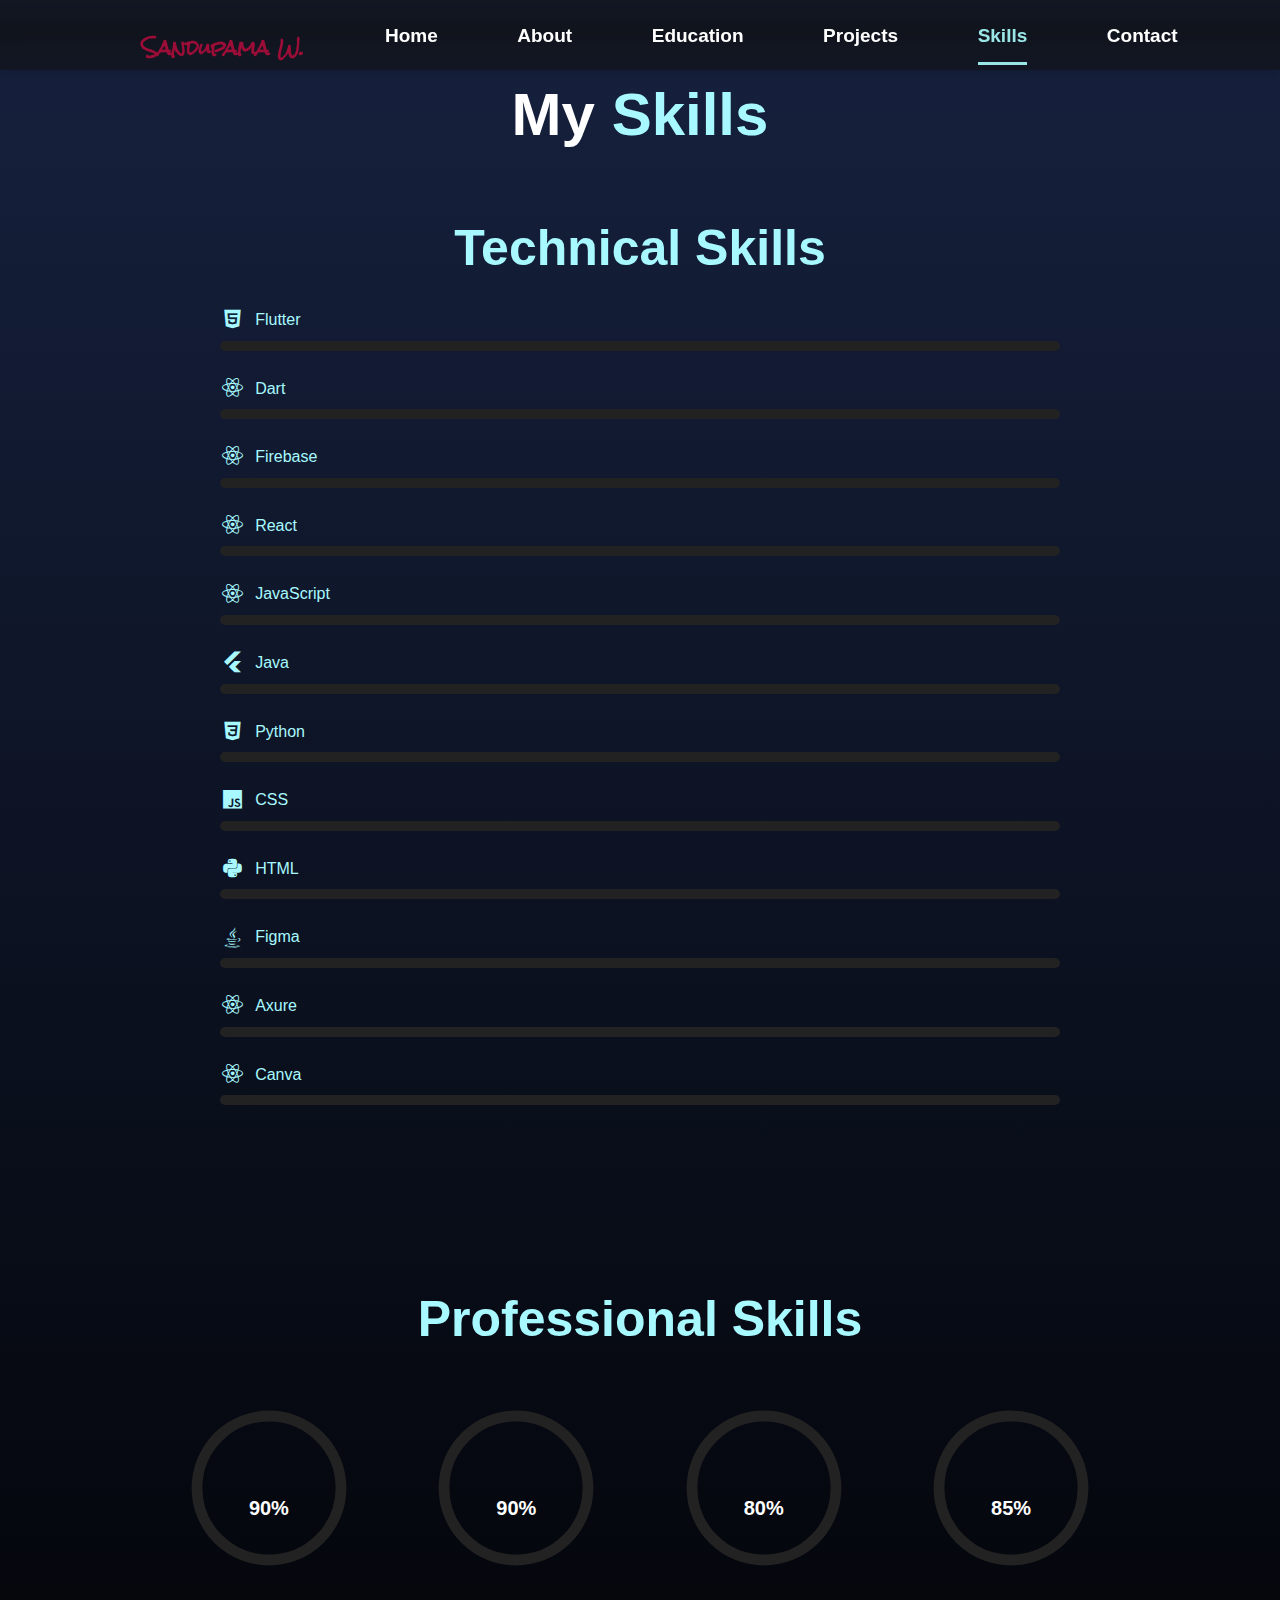
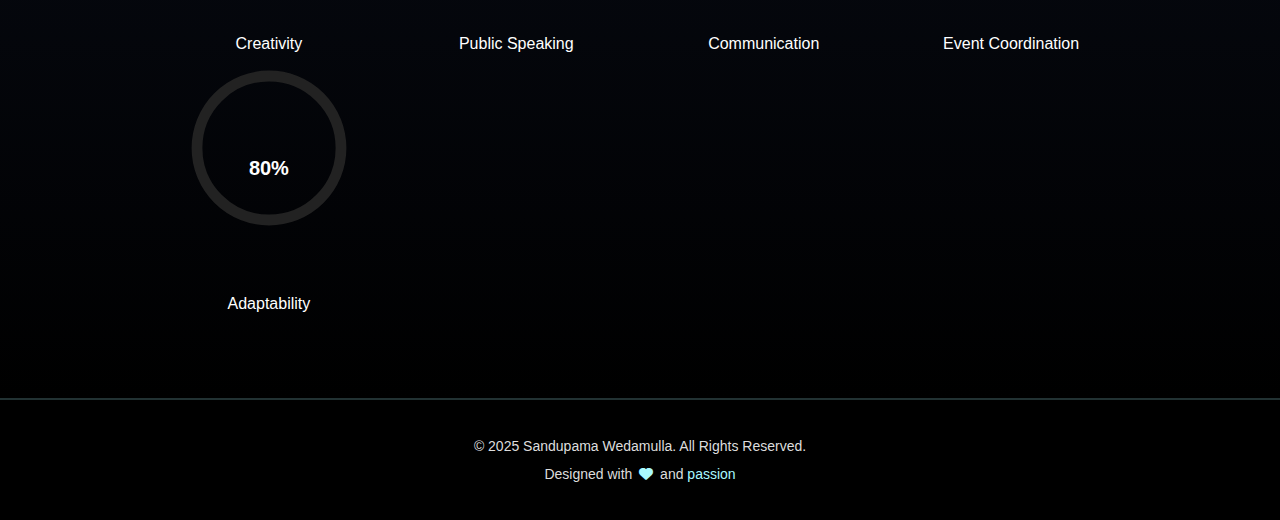
<file: skills.html>
<!DOCTYPE html>
<html lang="en">
<head>
  <meta charset="UTF-8">
  <meta name="viewport" content="width=device-width, initial-scale=1.0">
  <link rel="stylesheet" href="https://cdnjs.cloudflare.com/ajax/libs/font-awesome/6.5.2/css/all.min.css">
  <link href='https://unpkg.com/boxicons@2.1.4/css/boxicons.min.css' rel='stylesheet'>

  <link rel="preconnect" href="https://fonts.googleapis.com">
  <link rel="preconnect" href="https://fonts.gstatic.com" crossorigin>
  <link href="https://fonts.googleapis.com/css2?family=Rock+Salt&display=swap" rel="stylesheet">

  <link href="https://fonts.googleapis.com/css2?family=BBH+Sans+Bogle&display=swap" rel="stylesheet">

  <link rel="stylesheet" href="styles.css">
  <title>Sandupama - Portfolio</title>
</head>
<body>

  <header>

    <nav class="nav">
        <a href="index.html" class="logo">Sandupama W.</a>
        <a href="index.html" class="nav-name">Home</a>
        <a href="about.html" class="nav-name">About</a>
        <a href="education.html" class="nav-name">Education</a>
        <a href="projects&blogs.html" class="nav-name">Projects</a>
        <a href="skills.html" class="nav-name active">Skills</a>
        <a href="contact.html" class="nav-name">Contact</a>
    </nav>
  </header>

  <!--Skills Section-->
<section class="skills" id="skills">
  <h1 class="sub-title">
    My <span>Skills</span>
  </h1>

    <!-- Technical Skills -->
    <div class="technical-skills">
      <h1 class="prof-skills">Technical Skills</h1>
      <div class="technical-bars">
        <div class="skill">
          <div class="skill-header">
            <i style="color: #a8f9ff;" class='bx bxl-html5'></i>
            <p>Flutter</p>
          </div>
          <div class="bar"><div class="fill flutter-fill"></div></div>
        </div>

        <div class="skill">
          <div class="skill-header">
            <i style="color: #a8f9ff;" class='bx bxl-react'></i>
            <p>Dart</p>
          </div>
          <div class="bar"><div class="fill dart-fill"></div></div>
        </div>

        <div class="skill">
          <div class="skill-header">
            <i style="color: #a8f9ff;" class='bx bxl-react'></i>
            <p>Firebase</p>
          </div>
          <div class="bar"><div class="fill firebase-fill"></div></div>
        </div>

        <div class="skill">
          <div class="skill-header">
            <i style="color: #a8f9ff;" class='bx bxl-react'></i>
            <p>React</p>
          </div>
          <div class="bar"><div class="fill react-fill"></div></div>
        </div>

        <div class="skill">
          <div class="skill-header">
            <i style="color: #a8f9ff;" class='bx bxl-react'></i>
            <p>JavaScript</p>
          </div>
          <div class="bar"><div class="fill js-fill"></div></div>
        </div>

        <div class="skill">
          <div class="skill-header">
            <i style="color: #a8f9ff;" class='bx bxl-flutter'></i>
            <p>Java</p>
          </div>
          <div class="bar"><div class="fill java-fill"></div></div>
        </div>

        <div class="skill">
          <div class="skill-header">
            <i style="color: #a8f9ff;" class='bx bxl-css3'></i>
            <p>Python</p>
          </div>
          <div class="bar"><div class="fill python-fill"></div></div>
        </div>

        <div class="skill">
          <div class="skill-header">
            <i style="color: #a8f9ff;" class='bx bxl-javascript'></i>
            <p>CSS</p>
          </div>
          <div class="bar"><div class="fill css-fill"></div></div>
        </div>

        <div class="skill">
          <div class="skill-header">
            <i style="color: #a8f9ff;" class='bx bxl-python'></i>
            <p>HTML</p>
          </div>
          <div class="bar"><div class="fill html-fill"></div></div>
        </div>

        <div class="skill">
          <div class="skill-header">
            <i style="color: #a8f9ff;" class='bx bxl-java'></i>
            <p>Figma</p>
          </div>
          <div class="bar"><div class="fill figma-fill"></div></div>
        </div>

        <div class="skill">
          <div class="skill-header">
            <i style="color: #a8f9ff;" class='bx bxl-react'></i>
            <p>Axure</p>
          </div>
          <div class="bar"><div class="fill axure-fill"></div></div>
        </div>

        <div class="skill">
          <div class="skill-header">
            <i style="color: #a8f9ff;" class='bx bxl-react'></i>
            <p>Canva</p>
          </div>
          <div class="bar"><div class="fill canva-fill"></div></div>
        </div>
        </div>
      </div>
    </div>
  
    <!--Professional Skills-->
    <div class="skills-container">
      <h1 class="professional-skills">Professional Skills</h1>
      <div class="radial-bars">

        <!--Creativity-->
        <div class="radial-bar">
          <svg viewBox="0 0 200 200">
            <circle class="progress-bar" cx="100" cy="100" r="80"></circle>
            <circle class="path path1" cx="100" cy="100" r="80"></circle>
          </svg>
          <div class="percentage">90%</div>
          <div class="text">Creativity</div>
        </div>

        <!--Public Speaking-->
        <div class="radial-bar">
          <svg viewBox="0 0 200 200">
            <circle class="progress-bar" cx="100" cy="100" r="80"></circle>
            <circle class="path path2" cx="100" cy="100" r="80"></circle>
          </svg>
          <div class="percentage">90%</div>
          <div class="text">Public Speaking</div>
        </div>

        <!--Communication-->
        <div class="radial-bar">
          <svg viewBox="0 0 200 200">
            <circle class="progress-bar" cx="100" cy="100" r="80"></circle>
            <circle class="path path3" cx="100" cy="100" r="80"></circle>
          </svg>
          <div class="percentage">80%</div>
          <div class="text">Communication</div>
        </div>

        <!--Event Coordination-->
        <div class="radial-bar">
          <svg viewBox="0 0 200 200">
            <circle class="progress-bar" cx="100" cy="100" r="80"></circle>
            <circle class="path path4" cx="100" cy="100" r="80"></circle>
          </svg>
          <div class="percentage">85%</div>
          <div class="text">Event Coordination</div>
        </div>

        <!--Adaptability-->
        <div class="radial-bar">
          <svg viewBox="0 0 200 200">
            <circle class="progress-bar" cx="100" cy="100" r="80"></circle>
            <circle class="path path5" cx="100" cy="100" r="80"></circle>
          </svg>
          <div class="percentage">80%</div>
          <div class="text">Adaptability</div>
        </div>

      </div>
    </div>
  </section>

  <!-- Footer -->
  <footer class="footer">
    <div class="footer-content">
      <p>&copy; 2025 Sandupama Wedamulla. All Rights Reserved.</p>
      <p>Designed with <i class="fas fa-heart"></i> and <span>passion</span></p>
    </div>
  </footer>
  
</body>
</html>
</file>
<file: styles.css>
/* 
Required CSS3 rules mentioned in the cw:
1. @font-face / Google Fonts 
2. Colors including semi-transparent 
3. Shadows 
4. Text effects 
5. Attribute selectors 
6. Pseudo elements with generated content 
7. User action pseudo class 
8. Child combinator 
9. Structural selectors 
10. Negation pseudo class 
11. Nth pseudo class 
12. Validity pseudo class 
13. Relational selector 
14. Border 
15. Rounded corners 
16. Gradient 
17. Transforms 
18. Transitions 
19. Animations 
20. Specificity considerations 
21. Good comments 
*/

/*Reset styles*/
* {
    margin: 0;
    padding: 0;
    box-sizing: border-box;
    text-decoration: none;
    border: none;
    outline: none;
    font-family: 'Poppins', sans-serif; /* 1. Font - Using Google Fonts */
}

html {
    font-size: 62.5%;
    background-color: black;
    scroll-behavior: smooth;
    overflow-x: hidden;
    scroll-padding-top: 80px;
}

body {
    width: 100%;
    min-height: 100vh;
    overflow-x: hidden;
    background-color: black;
    color: white;
}

/* Header with nav bar */
header {
    margin-top: 20px;
    position: fixed;
    top: 0;
    left: 0;
    width: 100%;
    padding: 1rem 9%;
    background-color: rgba(0, 0, 0, 0.3); /* 2. Semi-transparent color (rgba) */
    filter: drop-shadow(10px); /* 3. Shadow */
    display: flex;
    justify-content: space-between;
    align-items: center;
    z-index: 100;
}

.logo {
    font-family: "Rock Salt", cursive; /* 1. Special font using Google Fonts */
    font-size: 3rem;
    color: #9C0D38;
    font-weight: 700;
    cursor: pointer;
    transition: 0.3s ease;
    padding-top: 25px;
}

/* 7. User action pseudo class - :hover */
.logo:hover {
    transform: scale(1.1);  /* 17. Transform */
}

.nav {
    margin-top: 0px;
    padding-top: 30px;
    width: 100%;
    height: 70px;
    background: rgba(17, 17, 17, 0.6); /* 2. Semi-transparent background */
    backdrop-filter: blur(10px);
    display: flex;
    align-items: left;
    justify-content: space-between;
    padding: 0 8%;
    position: fixed;
    top: 0;
    left: 0;
    z-index: 1000;
    box-shadow: 0 2px 15px rgba(0, 0, 0, 0.2); /* 3. Box shadow */
}

.nav-name {
    color: white;
}

.nav a {
    position: relative;
    font-size: 1.9rem;
    margin-left: 4rem;
    font-weight: 700;
    transition: color 0.3s ease;  /* 18. Transition */
    text-decoration: none;
    padding-top: 25px;
    padding-bottom: 10px;
}

/* 6. Pseudo element with generated content - ::after */
.nav a::after {
    content: '';
    position: absolute;
    left: 0;
    bottom: 5px; 
    width: 0;
    height: 3px;
    background-color: #9AE5E6;
    transition: width 0.3s ease;  /* 18. Transition */
}

/* 7. User action pseudo class - :hover combined with ::after */
.nav a:hover::after {
    width: 100%;
}

.nav a:hover {
    color: #9AE5E6;
}

.nav a.active {
    color: #9AE5E6;
}

.nav a.active::after {
    width: 100%;
}

section {
    min-height: 100vh;
    padding: 5rem 9% 5rem;
}

/*Home Section */
.home {
    display: flex;
    justify-content: center;
    align-items: center;
    gap: 8rem;
    background-color: black;
    min-height: 100vh;
    padding: 10rem 9% 5rem;
    position: relative;
}

/* 8. Child combinator - direct child selector */
.home > .home-content > h1 {
    font-size: 6rem;
    font-weight: 700;
    line-height: 1.3;
}

span {
    color: #a8f9ff;
}

.home-content h3 {
    font-size: 4rem;
    margin-bottom: 1rem;
    font-weight: 700;
}

.home-content p {
    font-size: 1.6rem;
}

.home-img img {
    filter: grayscale(100%);
    width: 32vw;
    height: 32vw;
    object-fit: cover;
    border-radius: 50%;   /* 15. Rounded corners */
    cursor: pointer;
    animation: floatImage 4s ease-in-out infinite;   /* 19. Animation */
    transition: 0.4s ease;   /* 18. Transition */
}

/* 19. Keyframe Animation */
@keyframes floatImage {
    0% {
        transform: translateY(0);
    }
    50% {
        transform: translateY(-24px);
    }
    100% {
        transform: translateY(0);
    }
}

/* Social icons */

/* 5. Attribute selector [data-platform] */
.social-icons a[data-platform] {
    display: inline-flex;
    justify-content: center;
    align-items: center;
    width: 4rem;
    height: 4rem;
    background-color: transparent;  /* 2. Semi-transparent */
    border: 0.2rem solid #a8f9ff;  /* 14. Border */
    font-size: 2rem;
    border-radius: 50%;  /* 15. Rounded corners */
    margin: 3rem 1.5rem 3rem 0;
    transition: 0.3s ease; /* 18. Transition */
    color: #a8f9ff;
}

/* 5. Attribute selector with value [data-platform="linkedin"] */
.social-icons a[data-platform="linkedin"]:hover {
    background-color: #0077B5; 
    border-color: #0077B5;
    color: white;
}

.social-icons a[data-platform="github"]:hover {
    background-color: #181717; 
    border-color: #181717;
    color: white;
}

.social-icons a[data-platform="instagram"]:hover { 
    background: radial-gradient(circle at 30% 107%, 
    #fdf497 0%, #fdf497 5%, 
    #fd5949 45%, #d6249f 60%, #285AEB 90%);  /* 16. Gradient */
    border-color: #d6249f;  
    color: white;
}

/* 7. User action pseudo class - :hover */
.social-icons a:hover {
    color: black;
    transform: scale(1.3) translateY(-5px);  /* 17. Transform with multiple values */
    box-shadow: 0 0 25px #a8f9ff;  /* 3. Box shadow */
}


/* button */
.btn {
    display: inline-block;
    padding: 1rem 2.8rem;
    background-color: black;
    border-radius: 4rem; /* 15. Rounded corners */
    font-size: 1.6rem;
    color: #a8f9ff;
    letter-spacing: 0.3rem;  /* 4. Text effect - letter spacing */
    font-weight: 600;
    border: 2px solid #a8f9ff;  /* 14. Border */
    transition: 0.3s ease;   /* 18. Transition */
    cursor: pointer;
}

.btn:hover {
    transform: scale(1.03);   /* 17. Transform */
    background-color: #a8f9ff;
    color: black;
    box-shadow: 0 0 25px #a8f9ff;  /* 3. Box shadow */
}

/* typing text */
.typing-text {
    font-size: 3.4rem;
    font-weight: 600;
    color: white;
    white-space: nowrap;
    overflow: hidden;
    border-right: 3px solid #a8f9ff;
    width: 0;
    animation: typing 4s steps(35, end) forwards,   /* 19. Animation with multiple properties */
            blink 0.7s step-end infinite;
}

/* 19. Keyframe Animation - typing effect */
@keyframes typing {
    from { width: 0; }
    to { width: 35ch; }
}

/* 19. Keyframe Animation - blink effect */
@keyframes blink {
    0%, 50%, 100% { border-color: #a8f9ff; }
    25%, 75% { border-color: transparent; }
}

/* About Section */
.about {
    display: flex;
    flex-direction: row-reverse;
    align-items: center;
    justify-content: center;
    gap: 8rem;
    background: linear-gradient(to bottom, #353B3F, black);   /* 16. Gradient background */
    min-height: 100vh; 
    padding: 10rem 9% 5rem;
}

.about-img img {
    width: 32vw;
    height: 32vw;
    object-fit: cover;
    border-radius: 50%;    /* 15. Rounded corners */
    border: 2px solid #a8f9ff;   /* 14. Border */
    box-shadow: 0 0 25px #a8f9ff;     /* 3. Box shadow */
    cursor: pointer;
    transition: 0.4s ease;    /* 18. Transition */
}

.about-img:hover img {
    /* 3. Multiple shadows */
    box-shadow: 0 0 25px #a8f9ff,
                0 0 35px #a8f9ff,
                0 0 45px #a8f9ff;
}

.heading {
    font-size: 6rem;
    text-align: center;
    margin-bottom: 2rem;
    text-shadow: 2px 2px 4px rgba(0, 0, 0, 0.5);    /* 4. Text effect - text shadow */
}

.about-content {
    max-width: 50rem;
}

.about-content h2 {
    text-align: left;
    line-height: 1.2;
    font-size: 4rem;
    margin-bottom: 1rem;
}

.about-content h3 {
    font-size: 3rem;
    margin-bottom: 1rem;
}

.about-content p {
    font-size: 1.6rem;
    margin: 2rem 0 3rem;
    line-height: 1.6;
}

/* Read-more toggle */
.more-details-wrapper {
    width: 100%;
    margin-top: 2rem;
    background: rgba(255, 159, 228, 0.05);   /* 2. Semi-transparent background */
    border: 2px solid #a8f9ff;   /* 14. Border */
    border-radius: 2rem;    /* 15. Rounded corners */
    transition: 0.3s ease;   /* 18. Transition */
    overflow: hidden;
}

.read-more-summary {
    padding: 1rem 2rem;
    font-size: 1.6rem;
    font-weight: 600;
    color: #a8f9ff;
    background-color: black;
    cursor: pointer;
    list-style: none;
    border: none;
    text-align: center;
    transition: all 0.3s ease;    /* 18. Transition */
}

.read-more-summary:hover {
    background-color: #a8f9ff;
    color: black;
    box-shadow: 0 0 25px #a8f9ff;   /* 3. Box shadow */
}

/* 10. Negation pseudo class - hide default marker */
.read-more-summary::-webkit-details-marker {
    display: none;
}

.more-details {
    padding: 1.5rem 2rem;
    color: white;
    font-size: 1.5rem;
    line-height: 1.6;
}

/* 19. Animation for details opening */
.more-details-wrapper[open] .more-details {
    animation: fadeIn 0.4s ease-in-out;
}

@keyframes fadeIn {
    from { opacity: 0; transform: translateY(-5px); }
    to { opacity: 1; transform: translateY(0); }
}

/* 6. Pseudo element with generated content - ::before */
.more-details p::before {
    content: "→ ";
    color: #a8f9ff;
    font-weight: bold;
    margin-right: 0.5rem;
}

/* Education Section */
.education {
    background: linear-gradient(to bottom, black, #1a1a2e);  /* 16. Gradient background */
    min-height: 100vh;
    padding: 10rem 9% 5rem;
    margin-top: 2rem;
}

.education .heading {
    margin-bottom: 5rem;
}

.timeline {
    position: relative;
    max-width: 1200px;
    margin: 0 auto;
    padding: 4rem 0;
}

/* 6. Pseudo element - ::before for timeline line */
.timeline::before {
    content: '';
    position: absolute;
    left: 50%;
    transform: translateX(-50%);  /* 17. Transform */
    width: 3px;
    height: 100%;
    background: linear-gradient(to bottom, #a8f9ff, transparent);   /* 16. Gradient */
}

.timeline-item {
    position: relative;
    width: 50%;
    padding: 2rem 4rem;
    margin-bottom: 4rem;
    animation: slideIn 0.6s ease-in-out;   /* 19. Animation */
}

/* 19. Keyframe Animation */
@keyframes slideIn {
    from {
        opacity: 0;
        transform: translateY(30px);
    }
    to {
        opacity: 1;
        transform: translateY(0);
    }
}

/* 11. Nth pseudo class - :nth-child(odd) */
.timeline-item:nth-child(odd) {
    left: 0;
    text-align: right;
}

/* 11. Nth pseudo class - :nth-child(even) */
.timeline-item:nth-child(even) {
    left: 50%;
    text-align: left;
}

.timeline-dot {
    position: absolute;
    top: 2rem;
    width: 20px;
    height: 20px;
    background-color: #a8f9ff;
    border-radius: 50%;    /* 15. Rounded corners */
    box-shadow: 0 0 20px #a8f9ff;    /* 3. Box shadow */
    z-index: 1;
}

.timeline-item:nth-child(odd) .timeline-dot {
    right: -10px;
}

.timeline-item:nth-child(even) .timeline-dot {
    left: -10px;
}

.timeline-date {
    font-size: 1.4rem;
    color: #a8f9ff;
    font-weight: 600;
    margin-bottom: 1rem;
}

.timeline-content {
    background: rgba(168, 249, 255, 0.05);   /* 2. Semi-transparent background */
    padding: 2rem;
    border-radius: 1rem;    /* 15. Rounded corners */
    border: 1px solid rgba(168, 249, 255, 0.2);     /* 14. Border */
    transition: 0.3s ease;     /* 18. Transition */
}

.timeline-content:hover {
    transform: translateY(-5px);    /* 17. Transform */
    box-shadow: 0 5px 30px rgba(168, 249, 255, 0.3);     /* 3. Box shadow */
    border-color: #a8f9ff;
}

.timeline-content h3 {
    font-size: 2.4rem;
    margin-bottom: 0.5rem;
    color: white;
}

.timeline-content h4 {
    font-size: 1.8rem;
    color: #a8f9ff;
    margin-bottom: 1rem;
    font-weight: 500;
}

.timeline-content p {
    font-size: 1.4rem;
    line-height: 1.6;
    color: #ddd;
    margin-bottom: 1.5rem;
}

.education-tags {
    display: flex;
    flex-wrap: wrap;
    gap: 1rem;
    justify-content: flex-start;
}

.timeline-item:nth-child(odd) .education-tags {
    justify-content: flex-end;
}

.tag {
    display: inline-block;
    padding: 0.5rem 1rem;
    background: rgba(168, 249, 255, 0.1);     /* 2. Semi-transparent background */
    border: 1px solid #a8f9ff;      /* 14. Border */
    border-radius: 2rem;      /* 15. Rounded corners */
    font-size: 1.2rem;
    color: #a8f9ff;
    transition: 0.3s ease;      /* 18. Transition */
}

.tag:hover {
    background: #a8f9ff;
    color: black;
}

/* Certifications */
.certifications {
    margin-top: 8rem;
    text-align: center;
}

.certifications h3 {
    font-size: 3.5rem;
    color: #a8f9ff;
    margin-bottom: 4rem;
}

.cert-grid {
    display: grid;
    grid-template-columns: repeat(auto-fit, minmax(250px, 1fr));
    gap: 3rem;
    max-width: 1200px;
    margin: 0 auto;
}

/* 5. Attribute selector [href^="https"] - selects external links */
.cert-card[href^="https"] {
    background: rgba(168, 249, 255, 0.05);     /* 2. Semi-transparent background */
    padding: 3rem 2rem;
    border-radius: 1rem;     /* 15. Rounded corners */
    border: 1px solid rgba(168, 249, 255, 0.2);     /* 14. Border */
    transition: 0.3s ease;     /* 18. Transition */
    text-align: center;
    display: block;
}

.cert-card:hover {
    transform: translateY(-10px);     /* 17. Transform */
    box-shadow: 0 10px 40px rgba(168, 249, 255, 0.3);      /* 3. Box shadow */
    border-color: #a8f9ff;
}

.cert-card i {
    font-size: 4rem;
    color: #a8f9ff;
    margin-bottom: 1.5rem;
}

.cert-card h4 {
    font-size: 2rem;
    margin-bottom: 1rem;
    color: white;
}

.cert-card p {
    font-size: 1.4rem;
    color: #ddd;
}

/* Projects Section */
.projects {
    background: linear-gradient(to bottom, #1a1a2e, #16213e);      /* 16. Gradient background */
    min-height: 100vh;
    padding: 10rem 9% 5rem;
}

.projects-heading {
    text-align: center;
    font-size: 60px;
    padding-bottom: 30px;
    padding-top: 0px;
}

.projects .projects-heading {
    margin-bottom: 2rem;
}

.section-description {
    text-align: center;
    font-size: 1.8rem;
    color: #ddd;
    margin-bottom: 6rem;
    max-width: 700px;
    margin-left: auto;
    margin-right: auto;
}

.projects-grid {
    display: grid;
    grid-template-columns: repeat(auto-fit, minmax(350px, 1fr));
    gap: 4rem;
    margin-top: 5rem;
}

/* Using article tag as semantic element */
.project-card {
    background: rgba(168, 249, 255, 0.03);  /* 2. Semi-transparent background */
    border-radius: 1.5rem;   /* 15. Rounded corners */
    overflow: hidden;
    border: 1px solid rgba(168, 249, 255, 0.1);     /* 14. Border */
    transition: 0.4s ease;   /* 18. Transition */
    cursor: pointer;
}

.project-card:hover {
    transform: translateY(-15px);      /* 17. Transform */
    box-shadow: 0 15px 50px rgba(168, 249, 255, 0.3);   /* 3. Box shadow */
    border-color: #a8f9ff;
}

.project-image {
    position: relative;
    width: 100%;
    height: 250px;
    overflow: hidden;
    background: linear-gradient(135deg, #667eea 0%, #764ba2 100%);    /* 16. Gradient background */
}

.project-image img {
    width: 100%;
    height: 100%;
    object-fit: cover;
    transition: 0.4s ease;   /* 18. Transition */
}

.project-card:hover .project-image img {
    transform: scale(1.1);    /* 17. Transform */
}

.project-overlay {
    position: absolute;
    top: 0;
    left: 0;
    width: 100%;
    height: 100%;
    background: rgba(0, 0, 0, 0.8);    /* 2. Semi-transparent background */
    display: flex;
    justify-content: center;
    align-items: center;
    gap: 2rem;
    opacity: 0;
    transition: 0.4s ease;    /* 18. Transition */
}

.project-card:hover .project-overlay {
    opacity: 1;
}

.project-link {
    width: 50px;
    height: 50px;
    background-color: #a8f9ff;
    border-radius: 50%;    /* 15. Rounded corners */
    display: flex;
    justify-content: center;
    align-items: center;
    color: black;
    font-size: 2rem;
    transition: 0.3s ease;  /* 18. Transition */
}

.project-link:hover {
    background-color: white;
    transform: scale(1.2);   /* 17. Transform */
}

.project-info {
    padding: 2.5rem;
}

.project-category {
    display: inline-block;
    padding: 0.5rem 1.5rem;
    background: rgba(168, 249, 255, 0.1);   /* 2. Semi-transparent background */
    border: 1px solid #a8f9ff;   /* 14. Border */
    border-radius: 2rem;    /* 15. Rounded corners */
    font-size: 1.2rem;
    color: #a8f9ff;
    margin-bottom: 1.5rem;
}

.project-info h3 {
    font-size: 2.2rem;
    margin-bottom: 1rem;
    color: white;
}

.project-info p {
    font-size: 1.4rem;
    line-height: 1.6;
    color: #ddd;
    margin-bottom: 2rem;
}

.project-tech {
    display: flex;
    flex-wrap: wrap;
    gap: 1rem;
}

.project-tech span {
    padding: 0.5rem 1.2rem;
    background: rgba(168, 249, 255, 0.1);  /* 2. Semi-transparent background */
    border: 1px solid rgba(168, 249, 255, 0.3);  /* 14. Border */
    border-radius: 0.5rem;   /* 15. Rounded corners */
    font-size: 1.2rem;
    color: #a8f9ff;
    transition: 0.3s ease;   /* 18. Transition */
}

.project-tech span:hover {
    background: #a8f9ff;
    color: black;
}

/* Blogs Part */

/* Blog Header */
.blog-header {
    background: linear-gradient(135deg, #1a1a2e, #16213e);  /* 16. Gradient background */
    min-height: 40vh;
    display: flex;
    align-items: center;
    justify-content: center;
    text-align: center;
    padding: 12rem 9% 8rem;
}

.blog-header-content h1 {
    font-size: 6rem;
    margin-bottom: 2rem;
    text-shadow: 2px 2px 8px rgba(0, 0, 0, 0.5);   /* 4. Text effect */
}

.blog-header-content p {
    font-size: 1.8rem;
    color: #ddd;
    max-width: 700px;
    margin: 0 auto;
    line-height: 1.6;
}

/* Main Blog Layout */
.blog-main {
    background: linear-gradient(to bottom, #16213e, #0f3460, black);  /* 16. Gradient*/
    padding: 8rem 9% 5rem;
    display: grid;
    grid-template-columns: 1fr 350px;
    gap: 5rem;
    max-width: 1600px;
    margin: 0 auto;
}

.blog-wrapper {
    display: flex;
    flex-direction: column;
    gap: 8rem;
}

/* Individual Blog Post Full */
.blog-post-full {
    background: rgba(168, 249, 255, 0.03);   /* 2. Semi-transparent background */
    border-radius: 2rem;   /* 15. Rounded corners */
    overflow: hidden;
    border: 1px solid rgba(168, 249, 255, 0.15);  /* 14. Border */
    transition: 0.4s ease;   /* 18. Transition */
}

.blog-post-full:hover {
    box-shadow: 0 10px 50px rgba(168, 249, 255, 0.2);   /* 3. Box shadow */
    border-color: #a8f9ff;
}

/* Blog Post Header */
.blog-post-header {
    position: relative;
}

.blog-featured-image {
    width: 100%;
    height: 450px;
    object-fit: cover;
    display: block;
}

.blog-post-meta {
    display: flex;
    flex-wrap: wrap;
    gap: 2rem;
    padding: 2rem 4rem;
    background: rgba(0, 0, 0, 0.5);    /* 2. Semi-transparent background */
    align-items: center;
}

.blog-category {
    display: inline-block;
    padding: 0.8rem 1.8rem;
    background: rgba(168, 249, 255, 0.15);   /* 2. Semi-transparent background */
    border: 1px solid #a8f9ff;   /* 14. Border */
    border-radius: 2rem;  /* 15. Rounded corners */
    font-size: 1.3rem;
    color: #a8f9ff;
    font-weight: 600;
    text-transform: uppercase;  /* 4. Text effect */
    letter-spacing: 0.1rem;
}

.blog-date,
.blog-read-time {
    font-size: 1.4rem;
    color: #bbb;
    display: flex;
    align-items: center;
    gap: 0.8rem;
}

.blog-date i,
.blog-read-time i {
    color: #a8f9ff;
}

/* Blog Post Content */
.blog-post-content {
    padding: 4rem;
}

/* 8. Child combinator - direct child heading */
.blog-post-content > h2 {
    font-size: 3.5rem;
    margin-bottom: 2.5rem;
    color: white;
    line-height: 1.3;
}

.blog-intro {
    font-size: 2rem;
    color: #e0e0e0;
    line-height: 1.8;
    margin-bottom: 3rem;
    padding: 2rem;
    background: rgba(168, 249, 255, 0.05);   /* 2. Semi-transparent background */
    border-left: 4px solid #a8f9ff;  /* 14. Border with special styling */
    border-radius: 0.5rem;   /* 15. Rounded corners */
    font-style: italic;
}

.blog-post-content h3 {
    font-size: 2.6rem;
    margin-top: 3rem;
    margin-bottom: 1.5rem;
    color: #a8f9ff;
}

.blog-post-content h4 {
    font-size: 2rem;
    margin-top: 2rem;
    margin-bottom: 1rem;
    color: #9AE5E6;
}

.blog-post-content p {
    font-size: 1.7rem;
    line-height: 1.9;
    color: #ddd;
    margin-bottom: 2rem;
}

/* Blog Quote */
.blog-quote {
    padding: 3rem;
    margin: 3rem 0;
    background: rgba(168, 249, 255, 0.08);   /* 2. Semi-transparent background */
    border-left: 5px solid #a8f9ff;    /* 14. Border */
    border-radius: 1rem;    /* 15. Rounded corners */
    font-size: 2rem;
    font-style: italic;
    color: #e0e0e0;
    position: relative;
    box-shadow: 0 5px 20px rgba(0, 0, 0, 0.3);    /* 3. Box shadow */
}

/* 6. Pseudo element with generated content */
.blog-quote::before {
    content: '"';
    font-size: 8rem;
    color: #a8f9ff;
    position: absolute;
    top: -2rem;
    left: 1rem;
    opacity: 0.3;
    font-family: Georgia, serif;
}

/* Blog List */
.blog-list {
    margin: 2rem 0 2rem 3rem;
    padding-left: 2rem;
}

.blog-list li {
    font-size: 1.7rem;
    line-height: 1.8;
    color: #ddd;
    margin-bottom: 1.5rem;
    padding-left: 1rem;
}

/* 11. Nth pseudo class for alternating list items */
.blog-list li:nth-child(odd) {
    background: rgba(168, 249, 255, 0.03);  /* 2. Semi-transparent background */
    padding: 1rem;
    border-radius: 0.5rem;   /* 15. Rounded corners */
    margin-left: -1rem;
}

.blog-list li strong {
    color: #a8f9ff;
}

/* Ordered list styling */
ol.blog-list {
    counter-reset: blog-counter;
    list-style: none;
}

ol.blog-list li {
    position: relative;  /*counter-increment: blog-counter;*/
}

/* 6. Pseudo element with generated content - custom numbering */
ol.blog-list li::before {
    position: absolute;
    left: -3rem;
    top: 0.5rem;
    width: 3rem;
    height: 3rem;
    background: #a8f9ff;
    color: black;
    border-radius: 50%;  /* 15. Rounded corners */
    display: flex;
    align-items: center;
    justify-content: center;
    font-weight: bold;
    font-size: 1.4rem;
}

/* Blog Conclusion */
.blog-conclusion {
    margin-top: 4rem;
    padding: 3rem;
    background: rgba(168, 249, 255, 0.05);   /* 2. Semi-transparent background */
    border: 2px solid rgba(168, 249, 255, 0.3);    /* 14. Border */
    border-radius: 1.5rem;   /* 15. Rounded corners */
    box-shadow: 0 5px 25px rgba(0, 0, 0, 0.3);   /* 3. Box shadow */
}

.blog-conclusion p {
    font-size: 1.8rem;
    color: #e0e0e0;
    line-height: 1.8;
}

/* Blog Tags */
.blog-tags {
    margin-top: 4rem;
    padding-top: 3rem;
    border-top: 2px solid rgba(168, 249, 255, 0.2);
}

.blog-tags h4 {
    font-size: 1.6rem;
    color: #a8f9ff;
    margin-bottom: 1.5rem;
    text-transform: uppercase;   /* 4. Text effect */
    letter-spacing: 0.1rem;
}

.blog-tags .tag {
    display: inline-block;
    padding: 0.8rem 1.6rem;
    margin: 0.5rem 0.5rem 0.5rem 0;
    background: rgba(168, 249, 255, 0.1);   /* 2. Semi-transparent background */
    border: 1px solid #a8f9ff;   /* 14. Border */
    border-radius: 2rem;   /* 15. Rounded corners */
    font-size: 1.3rem;
    color: #a8f9ff;
    transition: 0.3s ease;   /* 18. Transition */
    cursor: pointer;
}

/* 7. User action pseudo class */
.blog-tags .tag:hover {
    background: #a8f9ff;
    color: black;
    transform: translateY(-3px);   /* 17. Transform */
    box-shadow: 0 5px 15px rgba(168, 249, 255, 0.4);   /* 3. Box shadow */
}

/* Blog Sidebar*/
.blog-sidebar {
    position: sticky;
    top: 100px;
    height: fit-content;
}

.sidebar-widget {
    background: rgba(168, 249, 255, 0.05);    /* 2. Semi-transparent background */
    padding: 3rem;
    border-radius: 1rem;   /* 15. Rounded corners */
    border: 1px solid rgba(168, 249, 255, 0.2);   /* 14. Border */
    margin-bottom: 3rem;
}

.sidebar-widget h3 {
    font-size: 2rem;
    color: #a8f9ff;
    margin-bottom: 2rem;
}

/* Blog Sidebar - Author Section  */

.author-info {
    text-align: center;
}

.author-img {
    width: 100px;
    height: 100px;
    border-radius: 50%;  /* 15. Rounded corners */
    object-fit: cover;
    border: 3px solid #a8f9ff;   /* 14. Border */
    box-shadow: 0 0 20px rgba(168, 249, 255, 0.3);  /* 3. Box shadow */
    margin-bottom: 1.5rem;
    display: block;
    margin-left: auto;
    margin-right: auto;
    transition: 0.3s ease;   /* 18. Transition */
}

.author-img:hover {
    transform: scale(1.1);   /* 17. Transform */
    box-shadow: 0 0 30px rgba(168, 249, 255, 0.5);   /* 3. Box shadow enhanced */
}

.author-info p {
    font-size: 1.4rem;
    color: #ddd;
    line-height: 1.6;
    margin-bottom: 2rem;
}

.author-social {
    display: flex;
    justify-content: center;
    gap: 1.5rem;
}

.author-social a {
    width: 40px;
    height: 40px;
    background: rgba(168, 249, 255, 0.1);   /* 2. Semi-transparent background */
    border: 2px solid #a8f9ff;    /* 14. Border */
    border-radius: 50%;   /* 15. Rounded corners */
    display: flex;
    justify-content: center;
    align-items: center;
    font-size: 1.8rem;
    color: #a8f9ff;
    transition: 0.3s ease;   /* 18. Transition */
}

/* 7. User action pseudo class */
.author-social a:hover {
    background: #a8f9ff;
    color: black;
    transform: scale(1.2) translateY(-3px);  /* 17. Transform */
    box-shadow: 0 5px 20px rgba(168, 249, 255, 0.4);   /* 3. Box shadow */
}

/* Category List */
.category-list {
    list-style: none;
    padding: 0;
}

.category-list li {
    margin-bottom: 1rem;
}

.category-list li a {
    display: flex;
    justify-content: space-between;
    align-items: center;
    padding: 1rem;
    background: rgba(168, 249, 255, 0.05);   /* 2. Semi-transparent background */
    border-radius: 0.5rem;   /* 15. Rounded corners */
    color: #ddd;
    font-size: 1.4rem;
    transition: 0.3s ease;    /* 18. Transition */
}

.category-list li a:hover {
    background: rgba(168, 249, 255, 0.15);
    color: #a8f9ff;
    transform: translateX(5px);  /* 17. Transform */
}

.category-list li a span {
    color: #a8f9ff;
    font-size: 1.2rem;
}

/* Recent Posts */
.recent-posts {
    list-style: none;
    padding: 0;
}

.recent-posts li {
    margin-bottom: 2rem;
    padding-bottom: 2rem;
    border-bottom: 1px solid rgba(168, 249, 255, 0.2);
}

.recent-posts li:last-child {
    border-bottom: none;
    margin-bottom: 0;
    padding-bottom: 0;
}

.recent-posts li a {
    display: block;
    font-size: 1.5rem;
    color: white;
    line-height: 1.5;
    margin-bottom: 0.8rem;
    transition: 0.3s ease;   /* 18. Transition */
}

.recent-posts li a:hover {
    color: #a8f9ff;
}

.recent-posts time {
    font-size: 1.2rem;
    color: #999;
}

/* Newsletter Widget */
.newsletter-widget {
    background: linear-gradient(135deg, rgba(168, 249, 255, 0.1), rgba(168, 249, 255, 0.05));  /* 16. Gradient background */
    border: 2px solid rgba(168, 249, 255, 0.3);     /* 14. Border */
}

.newsletter-widget p {
    font-size: 1.4rem;
    color: #ddd;
    margin-bottom: 1.5rem;
}

.sidebar-newsletter-form {
    display: flex;
    flex-direction: column;
    gap: 1rem;
}

.sidebar-newsletter-form input {
    width: 100%;
    padding: 1.2rem;
    background: rgba(168, 249, 255, 0.05);    /* 2. Semi-transparent background */
    border: 2px solid rgba(168, 249, 255, 0.2);   /* 14. Border */
    border-radius: 0.5rem;    /* 15. Rounded corners */
    color: white;
    font-size: 1.4rem;
    transition: 0.3s ease;   /* 18. Transition */
}

.sidebar-newsletter-form input:focus {
    border-color: #a8f9ff;
    box-shadow: 0 0 15px rgba(168, 249, 255, 0.3);    /* 3. Box shadow */
}

.sidebar-newsletter-form .btn {
    width: 100%;
    padding: 1.2rem;
    font-size: 1.4rem;
}

/* Blogs */
.blog {
    background: linear-gradient(to bottom, #16213e, #0f3460);  /* 16. Gradient background */
    min-height: 100vh;
    padding: 10rem 9% 5rem;
}

.blog-heading {
    text-align: center;
    font-size: 6rem;
    margin-bottom: 2rem;
}

.blog-container {
    max-width: 1200px;
    margin: 0 auto;
    display: flex;
    flex-direction: column;
    gap: 5rem;
}

/* Using article for semantic HTML5 */
.blog-post {
    display: grid;
    grid-template-columns: 400px 1fr;
    gap: 3rem;
    background: rgba(168, 249, 255, 0.05);  /* 2. Semi-transparent background */
    border-radius: 1.5rem;  /* 15. Rounded corners */
    overflow: hidden;
    border: 1px solid rgba(168, 249, 255, 0.2);  /* 14. Border */
    transition: 0.4s ease;   /* 18. Transition */
}

/* 11. Nth pseudo class - :nth-of-type(even) for alternating layout */
.blog-post:nth-of-type(even) {
    grid-template-columns: 1fr 400px;
}

.blog-post:hover {
    transform: translateY(-10px);   /* 17. Transform */
    box-shadow: 0 10px 40px rgba(168, 249, 255, 0.3);   /* 3. Box shadow */
    border-color: #a8f9ff;
}

.blog-image {
    width: 100%;
    height: 100%;
    overflow: hidden;
}

.blog-image img {
    width: 100%;
    height: 100%;
    object-fit: cover;
    transition: 0.4s ease;   /* 18. Transition */
}

.blog-post:hover .blog-image img {
    transform: scale(1.1);    /* 17. Transform */
}

.blog-content {
    padding: 3rem;
}

.blog-meta {
    display: flex;
    justify-content: space-between;
    align-items: center;
    margin-bottom: 2rem;
    flex-wrap: wrap;
    gap: 1rem;
}

/* 13. Relational selector - adjacent sibling */
.blog-category + .blog-date {
    margin-left: auto;
}

.blog-date {
    font-size: 1.3rem;
    color: #999;
    display: flex;
    align-items: center;
    gap: 0.5rem;
}

.blog-content h3 {
    font-size: 2.5rem;
    margin-bottom: 1.5rem;
    color: white;
    line-height: 1.3;
}

.blog-content p {
    font-size: 1.5rem;
    line-height: 1.8;
    color: #ddd;
    margin-bottom: 1.5rem;
}

.blog-read-more {
    display: inline-flex;
    align-items: center;
    gap: 0.5rem;
    color: #a8f9ff;
    font-size: 1.5rem;
    font-weight: 600;
    transition: 0.3s ease;    /* 18. Transition */
}

.blog-read-more:hover {
    transform: translateX(5px);   /* 17. Transform */
}

.blog-read-more i {
    transition: 0.3s ease;    /* 18. Transition */
}

.blog-read-more:hover i {
    transform: translateX(5px);    /* 17. Transform */
}

/* Skills Section */
.sub-title {
    text-align: center;
    font-size: 60px;
    padding-bottom: 30px;
    padding-top: 30px;
}

.sub-title span {
    color: #a8f9ff;
}

.skills {
    display: flex;
    flex-direction: column;
    align-items: center;
    gap: 4rem;
    background: linear-gradient(to bottom, #16213e, black);    /* 16. Gradient background */
}

.skills-container {
    margin-left: 0;
    max-width: 100%;
    width: 100%;
    padding: 40px 20px;
    margin-bottom: 30px;
}

.prof-skills {
    font-size: 50px;
    text-align: center;
    margin-bottom: 3rem;
    color: #a8f9ff;
}

.professional-skills {
    font-size: 50px;
    text-align: center;
    margin-bottom: 50px;
    color: #a8f9ff;
}

/* Technical skils */
.technical-skills {
    width: 80%;
    margin: 0 auto 80px;
    text-align: center;
}

.technical-bars {
    width: 100%;
    margin-top: 30px;
}

.skill {
    margin-bottom: 25px;
    text-align: left;
}

/* 8. Child combinator - direct child */
.skill > .skill-header {
    display: flex;
    align-items: center;
    gap: 10px;
    margin-bottom: 8px;
}

.skill-header i {
    font-size: 2.5rem;
}

.skill-header p {
    font-size: 1.6rem;
    color: #a8f9ff;
    margin: 0;
}

.bar {
    width: 100%;
    height: 10px;
    background: #222;
    border-radius: 10px;    /* 15. Rounded corners */
    overflow: hidden;
}

.fill {
    height: 10px;
    width: 0;
    background: linear-gradient(90deg, #00e0ff, #6a5acd);  /* 16. Gradient */
    border-radius: 10px;  /* 15. Rounded corners */
    animation: load 2s forwards;   /* 19. Animation */
}

.flutter-fill { --target-width: 100%%; }
.dart-fill { --target-width: 100%%; }
.firebase-fill { --target-width: 100%%; }
.react-fill { --target-width: 100%%; }
.js-fill { --target-width:100%; }
.java-fill { --target-width:100%; }
.python-fill { --target-width:100%; }
.css-fill { --target-width:100%; }
.html-fill { --target-width:100%; }
.figma-fill { --target-width:100%; }
.axure-fill { --target-width:100%; }
.canva-fill { --target-width:100%; }

/* 19. Keyframe animation */
@keyframes load {
    from { width: 0; }
    to { width: var(--target-width); }
}

/* Professional skills (Radial Bars) */
.radial-bars {
    width: 100%;
    display: grid;
    grid-template-columns: repeat(auto-fit, minmax(180px, 1fr));
    gap: 4rem 2rem;
    justify-items: center;
    margin-top: 40px;
    padding: 0 2rem;
}

.radial-bar {
    position: relative;
    width: 180px;
    height: 220px;
}

.radial-bar svg {
    width: 180px;
    height: 180px;
    transform: rotate(-90deg); /* 17. Transform */
}

.progress-bar {
    fill: none;
    stroke: #222;
    stroke-width: 12;
    stroke-dasharray: 502;
    stroke-dashoffset: 0;
    stroke-linecap: round;
}

.path {
    fill: none;
    stroke: #a8f9ff;
    stroke-width: 12;
    stroke-dasharray: 502;
    stroke-linecap: round;
    stroke-dashoffset: 502;
}

/* 19. Animations for different paths */
.path1 { animation: animate-path1 2s forwards; }
.path2 { animation: animate-path2 2s forwards; }
.path3 { animation: animate-path3 2s forwards; }
.path4 { animation: animate-path4 2s forwards; }
.path5 { animation: animate-path5 2s forwards; }

@keyframes animate-path1 { to { stroke-dashoffset: 50; } }   
@keyframes animate-path2 { to { stroke-dashoffset: 50; } }   
@keyframes animate-path3 { to { stroke-dashoffset: 100; } }  
@keyframes animate-path4 { to { stroke-dashoffset: 75; } }   
@keyframes animate-path5 { to { stroke-dashoffset: 100; } }  

.radial-bar .percentage {
    position: absolute;
    top: 50%;
    left: 50%;
    transform: translate(-50%, -50%);  /* 17. Transform */
    font-size: 2rem;
    color: white;
    font-weight: 600;
}

.radial-bar .text {
    position: absolute;
    bottom: -35px;
    left: 50%;
    transform: translateX(-50%);   /* 17. Transform */
    font-size: 1.6rem;
    font-weight: 500;
    color: white;
    text-align: center;
    width: 100%;
}

/* Contact Secton */
.contact {
    background: linear-gradient(to bottom, black, #0f0f1e);/* 16. Gradient */
    min-height: 100vh;
    padding: 10rem 9% 5rem;
}

.contact .heading {
    margin-bottom: 2rem;
    margin-top: 2rem;
}

.contact-container {
    display: grid;
    grid-template-columns: 1fr 1.5fr;
    gap: 6rem;
    margin-top: 5rem;
    max-width: 1400px;
    margin-left: auto;
    margin-right: auto;
}

.contact-info {
    display: flex;
    flex-direction: column;
    gap: 3rem;
}

.info-box {
    display: flex;
    align-items: center;
    gap: 2rem;
    padding: 2rem;
    background: rgba(168, 249, 255, 0.05);   /* 2. Semi-transparent background */
    border: 1px solid rgba(168, 249, 255, 0.2);  /* 14. Border */
    border-radius: 1rem;  /* 15. Rounded corners */
    transition: 0.3s ease;    /* 18. Transition */
}

.info-box:hover {
    transform: translateX(10px);   /* 17. Transform */
    box-shadow: 0 5px 30px rgba(168, 249, 255, 0.2);  /* 3. Box shadow */
    border-color: #a8f9ff;
}

.info-box i {
    font-size: 3rem;
    color: #a8f9ff;
    min-width: 50px;
}

.info-box h3 {
    font-size: 1.8rem;
    margin-bottom: 0.5rem;
    color: #a8f9ff;
}

.info-box p {
    font-size: 1.4rem;
    color: #ddd;
}

.contact-social {
    padding: 2rem;
    background: rgba(168, 249, 255, 0.05);   /* 2. Semi-transparent background */
    border: 1px solid rgba(168, 249, 255, 0.2); /* 14. Border */
    border-radius: 1rem;   /* 15. Rounded corners */
}

.contact-social h3 {
    font-size: 2rem;
    color: #a8f9ff;
    margin-bottom: 2rem;
    text-align: center;
}

.social-links {
    display: flex;
    justify-content: center;
    gap: 2rem;
}

.social-links a {
    width: 50px;
    height: 50px;
    background: rgba(168, 249, 255, 0.1);   /* 2. Semi-transparent background */
    border: 2px solid #a8f9ff; /* 14. Border */
    border-radius: 50%;  /* 15. Rounded corners */
    display: flex;
    justify-content: center;
    align-items: center;
    font-size: 2rem;
    color: #a8f9ff;
    transition: 0.3s ease;   /* 18. Transition */
}

.social-links a:hover {
    background: #a8f9ff;
    color: black;
    transform: scale(1.2) translateY(-5px);    /* 17. Transform with multiple values */
    box-shadow: 0 10px 30px rgba(168, 249, 255, 0.5);  /* 3. Box shadow */
}

/* Contact Form */
.contact-form {
    background: rgba(168, 249, 255, 0.03); /* 2. Semi-transparent background */
    padding: 4rem;
    border-radius: 1.5rem; /* 15. Rounded corners */
    border: 1px solid rgba(168, 249, 255, 0.2);  /* 14. Border */
}

.input-group {
    position: relative;
    margin-bottom: 3rem;
}

.input-group input,
.input-group textarea,
.input-group select {
    width: 100%;
    padding: 1.5rem;
    background: rgba(168, 249, 255, 0.05);   /* 2. Semi-transparent background */
    border: 2px solid rgba(168, 249, 255, 0.2); /* 14. Border */
    border-radius: 0.5rem; /* 15. Rounded corners */
    color: white;
    font-size: 1.6rem;
    transition: 0.3s ease;  /* 18. Transition */
}

/* 7. User action pseudo class - :focus */
.input-group input:focus,
.input-group textarea:focus,
.input-group select:focus {
    border-color: #a8f9ff;
    box-shadow: 0 0 20px rgba(168, 249, 255, 0.3);  /* 3. Box shadow */
}

/* 12. Validity pseudo class - :valid */
.input-group input:valid,
.input-group textarea:valid {
    border-color: #4ade80;
}

/* 12. Validity pseudo class - :invalid (only after user interaction) */
.input-group input:invalid:not(:placeholder-shown),
.input-group textarea:invalid:not(:placeholder-shown) {
    border-color: #f87171;
}

.input-group label {
    position: absolute;
    left: 1.5rem;
    top: 1.5rem;
    font-size: 1.6rem;
    color: #888;
    pointer-events: none;
    transition: 0.3s ease;  /* 18. Transition */
}

/* 13. Relational selector - general sibling combinator */
.input-group input:focus ~ label,
.input-group input:valid ~ label,
.input-group textarea:focus ~ label,
.input-group textarea:valid ~ label,
.input-group select:focus ~ label,
.input-group select:valid ~ label {
    top: -1rem;
    left: 1rem;
    font-size: 1.2rem;
    color: #a8f9ff;
    background: #0f0f1e;
    padding: 0 0.5rem;
}

.submit-btn {
    width: 100%;
    padding: 1.5rem;
    font-size: 1.8rem;
    display: flex;
    justify-content: center;
    align-items: center;
    gap: 1rem;
}

.submit-btn i {
    transition: 0.3s ease;   /* 18. Transition */
}

.submit-btn:hover i {
    transform: translateX(5px);   /* 17. Transform */
}

.reset-btn {
    width: 200px;
    margin-top: 10px;
    padding: 10px;
    font-size: 12px;
    display: flex;
    justify-content: center;
    align-items: center;
    gap: 1rem;
}

/* Newslettr Section */
.newsletter {
    background: linear-gradient(135deg, #1a1a2e, #16213e, #0f3460); /* 16. Gradient background */
    padding: 8rem 9%;
    min-height: 80vh;
    display: flex;
    align-items: center;
}

.newsletter-container {
    max-width: 1200px;
    margin: 0 auto;
    width: 100%;
}

.newsletter-content {
    text-align: center;
    margin-bottom: 4rem;
}

.newsletter-content h2 {
    font-size: 5rem;
    margin-bottom: 1.5rem;
}

.newsletter-content p {
    font-size: 1.8rem;
    color: #ddd;
    max-width: 700px;
    margin: 0 auto;
}

.newsletter-form {
    background: rgba(168, 249, 255, 0.05);   /* 2. Semi-transparent background */
    padding: 4rem;
    border-radius: 1.5rem;   /* 15. Rounded corners */
    border: 1px solid rgba(168, 249, 255, 0.2);    /* 14. Border */
    max-width: 800px;
    margin: 0 auto;
}

.form-row {
    display: grid;
    grid-template-columns: 1fr 1fr;
    gap: 2rem;
    margin-bottom: 2rem;
}

.checkbox-group {
    display: flex;
    align-items: center;
    gap: 1rem;
    margin-bottom: 2rem;
}

.checkbox-group input[type="checkbox"] {
    width: 20px;
    height: 20px;
    cursor: pointer;
}

.checkbox-group label {
    font-size: 1.4rem;
    color: #ddd;
    cursor: pointer;
}

/* 12. Validity pseudo class for checkbox */
.checkbox-group input[type="checkbox"]:checked {
    accent-color: #a8f9ff;
}

.newsletter-btn {
    width: 100%;
}

/* Footer*/
.footer {
    background: #000;
    padding: 3rem 9%;
    border-top: 2px solid rgba(168, 249, 255, 0.2);  /* 14. Border */
}

.footer-content {
    text-align: center;
}

.footer-content p {
    font-size: 1.4rem;
    color: #ddd;
    margin: 0.5rem 0;
}

.footer-content i {
    color: #a8f9ff;
    margin: 0 0.3rem;
}

/* Specify demostration */

/* 20. Specificity consideration:
   Lower specificity - can be overridden (0,0,1) */
p {
    line-height: 1.6;
}

/* Medium specificity - class selector (0,1,0) */
.section-description {
    color: #ddd;
}

/* Higher specificity - multiple classes (0,2,0) */
.contact .section-description {
    color: #bbb;
}

/* 10. Negation pseudo class - :not() */
/* Select all links except those with class "logo" */
a:not(.logo) {
    text-decoration: none;
}

/* Select all input elements except checkboxes */
input:not([type="checkbox"]):not([type="radio"]) {
    display: block;
}

/* 9. Structural selector - :first-child */
.timeline-item:first-child .timeline-content {
    /* 16. Special gradient for first item */
    background: linear-gradient(135deg, rgba(168, 249, 255, 0.1), rgba(168, 249, 255, 0.05));
}

/* 9. Structural selector - :last-child */
.timeline-item:last-child {
    margin-bottom: 0;
}

/* 9. Structural selector - :only-child */
.more-details p:only-child {
    margin-bottom: 0;
}

/*Responsiveness with media queries */

@media (max-width: 1200px) {
    html {
        font-size: 55%;
    }
    
    .nav a {
        margin-left: 2rem;
        font-size: 1.7rem;
    }

    .social-sidebar {
        right: 1rem;
        width: 200px;
    }
}

@media (max-width: 995px) {
    .nav {
        flex-wrap: wrap;
        height: auto;
        padding: 1rem 4%;
    }
    
    .nav a {
        margin: 0.5rem 1rem;
        font-size: 1.6rem;
    }
    
    .home {
        flex-direction: column;
        margin: 5rem 4rem;
    }

    .home .home-content h3 {
        font-size: 2.5rem;
    }

    .home-content h1 {
        font-size: 5rem;
    }

    .home-img img {
        width: 70vw;
        height: 70vw;
        margin-top: 4rem;
    }

    .social-sidebar {
        position: static;
        transform: none;
        margin-top: 3rem;
        width: 100%;
        max-width: 400px;
        margin-left: auto;
        margin-right: auto;
    }
    
    .about {
        flex-direction: column;
        text-align: center;
        gap: 4rem;
    }

    .about-img img {
        width: 70vw;
        height: 70vw;
        margin-top: 4rem;
    }

    .about-content {
        padding: 0 2rem;
        max-width: 100%;
    }

    .heading {
        font-size: 4rem;
    }

    .about-content h2 {
        font-size: 3rem;
        text-align: center;
    }
    
    .timeline::before {
        left: 20px;
    }
    
    .timeline-item {
        width: 100%;
        left: 0 !important;
        text-align: left;
        padding-left: 6rem;
        padding-right: 2rem;
    }
    
    .timeline-item .timeline-dot {
        left: 10px !important;
        right: auto !important;
    }
    
    .timeline-item .education-tags {
        justify-content: flex-start !important;
    }
    
    .projects-grid {
        grid-template-columns: 1fr;
    }

    .blog-post {
        grid-template-columns: 1fr !important;
    }

    .blog-image {
        height: 300px;
    }
    
    .blog-main {
        grid-template-columns: 1fr;
    }
    
    .contact-container {
        grid-template-columns: 1fr;
        gap: 4rem;
    }

    .form-row {
        grid-template-columns: 1fr;
    }
}

@media (max-width: 768px) {
    html {
        font-size: 50%;
    }
    
    section {
        padding: 8rem 5% 3rem;
    }
    
    .home {
        padding: 10rem 5% 5rem;
    }
    
    .typing-text {
        font-size: 2.5rem;
    }
    
    .cert-grid {
        grid-template-columns: 1fr;
    }
    
    .projects-grid {
        grid-template-columns: 1fr;
        gap: 3rem;
    }
    
    .contact-form {
        padding: 2rem;
    }
    
    .radial-bars {
        grid-template-columns: repeat(2, 1fr);
    }

    .newsletter-form {
        padding: 2rem;
    }
}

@media (max-width: 500px) {
    html {
        font-size: 45%;
    }
    
    .nav {
        padding: 1rem 2%;
    }
    
    .nav a {
        margin: 0.5rem;
        font-size: 1.4rem;
    }
    
    .logo {
        font-size: 2.5rem;
    }
    
    .home-img img,
    .about-img img {
        width: 90vw;
        height: 90vw;
    }
    
    .heading {
        font-size: 3rem;
    }
    
    .timeline-item {
        padding-left: 5rem;
    }
    
    .radial-bars {
        grid-template-columns: 1fr;
    }
    
    .social-icons a {
        width: 3.5rem;
        height: 3.5rem;
        font-size: 1.8rem;
    }

    .blog-image {
        height: 250px;
    }
}

/* Print queries */
@media print {
    /*Hide navigation and interactive elements when printing */
    header, .social-sidebar, .footer {
        display: none;
    }
    
    /* Ensure good contrast for printing */
    body {
        background: white;
        color: black;
    }
    
    /* Remove shadows and effects for cleaner printing */
    * {
        box-shadow: none !important;
        text-shadow: none !important;
    }
}
 
/* --- MOBILE RESPONSIVENESS PATCH --- */
@media (max-width: 768px) {
    .nav {
        flex-direction: column;
        height: auto;
        padding: 20px;
    }
    .projects-grid {
        grid-template-columns: 1fr !important; /* Forces one column on mobile */
    }
    section {
        padding: 50px 5% !important;
    }
    .home {
        flex-direction: column;
        text-align: center;
    }
}
</file>
